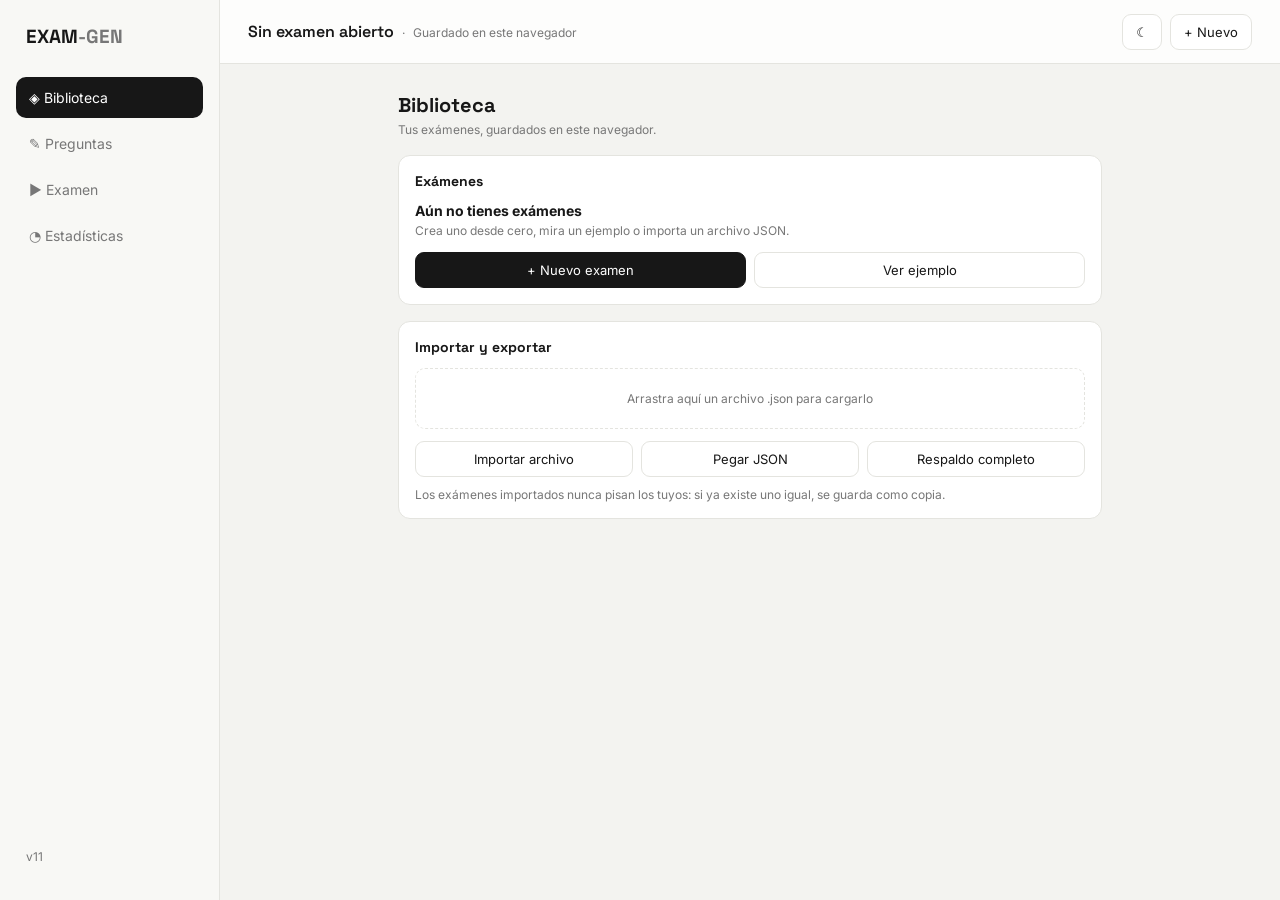
<file: index.html>
<!DOCTYPE html>
<html lang="es">
<head>
<meta charset="utf-8">
<meta name="viewport" content="width=device-width, initial-scale=1, viewport-fit=cover">
<title>Exam-Gen</title>
<link rel="preconnect" href="https://fonts.googleapis.com">
<link rel="preconnect" href="https://fonts.gstatic.com" crossorigin>
<link rel="stylesheet" href="https://fonts.googleapis.com/css2?family=Inter:wght@400;500;600;700&family=Space+Grotesk:wght@500;600;700&display=swap">
<link rel="stylesheet" href="style.css">
</head>
</head>
<body>
<div class="app">
<aside class="sidebar"><div class="logo">EXAM<span>-GEN</span></div>
<nav class="nav">
<button data-nav="library" class="active">◈ Biblioteca</button><button data-nav="questions">✎ Preguntas</button><button data-nav="exam">▶ Examen</button><button data-nav="stats">◔ Estadísticas</button>
</nav><div class="sidebar-bottom">v11</div></aside>
<main class="main">
<header class="topbar">
<div class="status" aria-live="polite"><strong id="stName"></strong><span id="stState"></span><span id="stBackup"></span><span id="tbClock"></span></div>
<div class="top-actions"><button class="btn" id="modeBtn" aria-label="Cambiar modo claro/oscuro">☾</button><button class="btn" id="newBtn">+ Nuevo</button></div>
</header>
<section class="content">

<div class="panel active" data-panel="library">
<h2>Biblioteca</h2><p class="desc">Tus exámenes, guardados en este navegador.</p>
<div class="card"><h3>Exámenes</h3>
<div id="emptyLib" hidden><p style="margin:0 0 4px;font-weight:700">Aún no tienes exámenes</p><p class="muted" style="margin:0 0 14px">Crea uno desde cero, mira un ejemplo o importa un archivo JSON.</p>
<div class="row"><button class="btn primary" data-act="new">+ Nuevo examen</button><button class="btn" id="exBtn">Ver ejemplo</button></div></div>
<div id="examList"></div></div>
<div class="card"><h3>Importar y exportar</h3>
<div class="drop" id="drop">Arrastra aquí un archivo .json para cargarlo</div>
<div class="row"><button class="btn" id="impBtn">Importar archivo</button><button class="btn" id="pasteBtn">Pegar JSON</button><button class="btn" id="expAll">Respaldo completo</button></div>
<input type="file" id="impFile" accept=".json,application/json" hidden>
<div id="pasteBox" hidden><textarea id="pasteText" rows="6" spellcheck="false" placeholder="Pega aquí el contenido del JSON" style="margin:10px 0;font-family:ui-monospace,Menlo,monospace;font-size:12px"></textarea>
<div class="row"><button class="btn primary" id="pasteLoad">Cargar</button><button class="btn" id="pasteCancel">Cancelar</button></div></div>
<div id="backup"></div>
<p class="muted">Los exámenes importados nunca pisan los tuyos: si ya existe uno igual, se guarda como copia.</p></div>
</div>

<div class="panel" data-panel="questions">
<h2>Preguntas</h2><p class="desc">Edita el examen abierto: datos, categorías y banco de preguntas.</p>
<div id="qEmpty" class="card"><p style="margin:0 0 12px">No hay un examen abierto. Ábrelo o créalo desde la Biblioteca.</p><button class="btn primary" data-nav="library">Ir a la Biblioteca</button></div>
<div id="qMain" hidden><div class="exgrid"><div class="exside ns">
<div class="card"><h3>Examen</h3>
<div class="fg"><label for="eName">Nombre</label><input id="eName" maxlength="60"></div>
<div class="fg"><label for="eDesc">Descripción</label><input id="eDesc" maxlength="300" placeholder="Opcional"></div>
<div class="grid2"><div class="fg" style="margin:0"><label for="eMin">Tiempo del examen completo (min)</label><input type="number" id="eMin" min="1" max="600"></div>
<div class="fg" style="margin:0"><label for="ePer">Preguntas por examen completo</label><input type="number" id="ePer" min="1" max="500"></div></div>
<div class="hint" id="eHint" hidden></div>
<div style="margin-top:12px"><div class="option"><span>Permitir volver a preguntas anteriores</span><button class="switch" id="swBack" role="switch"><span class="dot"></span></button></div>
<div class="option"><span>Orden aleatorio de las preguntas</span><button class="switch" id="swShuf" role="switch"><span class="dot"></span></button></div>
<div class="option" style="padding-bottom:0"><span>Modo tutor por defecto (respuesta al contestar)</span><button class="switch" id="swFb" role="switch"><span class="dot"></span></button></div>
<p class="muted">Si el orden no es aleatorio se usa el del banco: reordénalo con ▲▼ dentro de cada pregunta.</p></div></div>
<div class="card"><h3>Categorías</h3><div class="chips" id="catChips"></div>
<div class="row"><input id="catNew" maxlength="30" placeholder="Nueva categoría (ej. EC2, RDS, Seguridad)" style="flex:1 1 200px;width:auto"><button class="btn" id="catAdd" style="flex:0 0 auto">Agregar</button></div></div>
<div class="card"><h3>Añadir preguntas (JSON)</h3><textarea id="jsText" rows="5" spellcheck="false" placeholder='[{"text":"…","options":[{"t":"A","ok":true,"why":"…"},{"t":"B"}],"cat":"EC2","diff":2,"weight":3,"expl":"…"}]' style="font-family:ui-monospace,Menlo,monospace;font-size:12px"></textarea><div class="row" style="margin-top:10px"><button class="btn primary" id="jsGo">Validar e importar</button><button class="btn" id="jsFile">Cargar archivo</button></div><input type="file" id="jsFileIn" accept=".json,application/json" hidden><div id="jsRes" style="margin-top:10px"></div></div></div><div class="exmain"><div class="card"><h3>Banco de preguntas</h3>
<div class="row"><select id="qFilter" aria-label="Filtrar por categoría" style="flex:1 1 180px;width:auto"></select><select id="qDiff" aria-label="Filtrar por dificultad" style="flex:1 1 140px;width:auto"><option value="0">Todas las dificultades</option><option value="1">Fácil</option><option value="2">Media</option><option value="3">Difícil</option></select><button class="btn primary" id="addQ" style="flex:0 0 auto">+ Agregar pregunta</button></div>
<input id="qSearch" placeholder="Buscar en el enunciado…" style="margin-top:10px">
<div class="row" style="margin-top:10px"><button class="btn sm" id="selBtn" style="flex:none">☑ Seleccionar</button><select id="pdfMode" aria-label="Contenido del PDF" style="flex:1 1 170px;width:auto"><option value="q">PDF: solo preguntas</option><option value="k">PDF: con clave al final</option><option value="a">PDF: con respuestas y explicaciones</option></select><button class="btn sm" id="pdfGo" style="flex:none">🖨 Exportar PDF</button></div>
<div id="bulk" class="hint" hidden style="flex-wrap:wrap;justify-content:flex-start"><b id="bN">0 seleccionadas</b><button class="btn sm" id="bAll" style="flex:none">Todas</button><button class="btn sm" id="bNone" style="flex:none">Ninguna</button>
<select id="bCat" style="width:auto;flex:1 1 140px"></select><select id="bDiffS" style="width:auto;flex:1 1 110px"><option value="">Dificultad…</option><option value="1">Fácil</option><option value="2">Media</option><option value="3">Difícil</option></select><select id="bW" style="width:auto;flex:1 1 90px"><option value="">Peso…</option><option>1</option><option>2</option><option>3</option><option>4</option><option>5</option></select><button class="btn sm danger" id="bDel" style="flex:none">Borrar</button></div><div id="qList"></div></div></div></div></div></div>

<div class="panel" data-panel="exam"><h2>Examen</h2><p class="desc">Modo examen completo y modo diario.</p>
<div id="exBox"></div></div>
<div class="panel" data-panel="stats"><h2>Estadísticas</h2><p class="desc">Cómo te va con cada examen.</p>
<div id="stBox"></div></div>

</section></main></div>
<nav class="mobile-nav"><button data-nav="library" class="active">Biblioteca</button><button data-nav="questions">Preguntas</button><button data-nav="exam">Examen</button><button data-nav="stats">Estadísticas</button></nav>
<div id="dlg" hidden><div class="dbox"><p id="dMsg"></p><input id="dIn" maxlength="60" hidden><div class="row"><button class="btn" id="dNo">Cancelar</button><button class="btn primary" id="dYes">Aceptar</button></div></div></div>
<div id="toast" role="status" aria-live="polite"></div>
<div id="printArea"></div>

<script src="js/core.js"></script>
<script src="js/library.js"></script>
<script src="js/bank.js"></script>
<script src="js/exam.js"></script>
<script src="js/pdf.js"></script>
<script src="js/stats.js"></script>
<script src="js/app.js"></script>
</body>
</html>
</file>
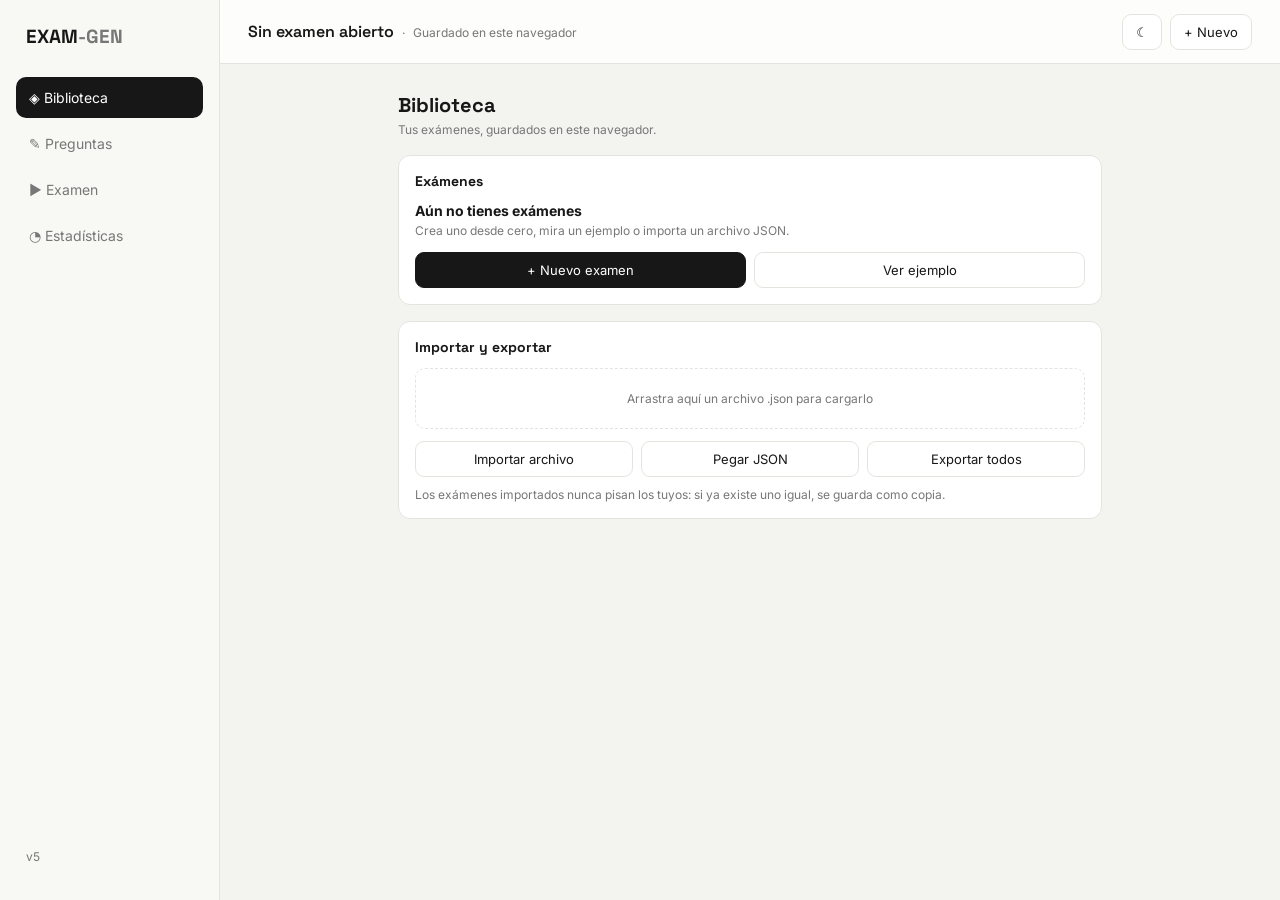
<file: index_4.html>
<!DOCTYPE html>
<html lang="es">
<head>
<meta charset="utf-8">
<meta name="viewport" content="width=device-width, initial-scale=1, viewport-fit=cover">
<title>Exam-Gen</title>
<link rel="preconnect" href="https://fonts.googleapis.com">
<link rel="preconnect" href="https://fonts.gstatic.com" crossorigin>
<link rel="stylesheet" href="https://fonts.googleapis.com/css2?family=Inter:wght@400;500;600;700&family=Space+Grotesk:wght@500;600;700&display=swap">
<style>
:root{--bg:#f3f3f0;--panel:#fff;--soft:#f8f8f5;--hover:#eeeeea;--text:#171717;--muted:#777;--border:#e4e4df;--primary:#171717;--on:#fff;--danger:#b33;--warn:#c47a00}
@media (prefers-color-scheme:dark){:root:not([data-theme="light"]){--bg:#141316;--panel:#1e1c21;--soft:#19171b;--hover:#2a272f;--text:#f1eef5;--muted:#9a95a3;--border:#34303a;--primary:#f1eef5;--on:#171717;--danger:#ff7b7b;--warn:#ffb84d}}
:root[data-theme="dark"]{--bg:#141316;--panel:#1e1c21;--soft:#19171b;--hover:#2a272f;--text:#f1eef5;--muted:#9a95a3;--border:#34303a;--primary:#f1eef5;--on:#171717;--danger:#ff7b7b;--warn:#ffb84d}
*{box-sizing:border-box}
body{margin:0;background:var(--bg);color:var(--text);font:14px Inter,system-ui,sans-serif}
button{font:inherit;color:inherit}[hidden]{display:none!important}
.app{min-height:100dvh;display:grid;grid-template-columns:220px 1fr}
.sidebar{background:var(--soft);border-right:1px solid var(--border);padding:24px 16px;position:sticky;top:0;height:100dvh;display:flex;flex-direction:column}
.logo{font:700 19px "Space Grotesk",sans-serif;padding:0 10px;margin-bottom:28px}.logo span{color:var(--muted)}
.nav{display:flex;flex-direction:column;gap:5px}
.nav button{border:0;background:0;padding:12px 13px;border-radius:10px;text-align:left;color:var(--muted);cursor:pointer}
.nav button:hover{background:var(--hover);color:var(--text)}.nav button.active{background:var(--primary);color:var(--on)}
.main{min-width:0}
.topbar{min-height:64px;padding:env(safe-area-inset-top,0) 28px 0;border-bottom:1px solid var(--border);background:color-mix(in srgb,var(--panel) 80%,transparent);backdrop-filter:blur(10px);display:flex;align-items:center;justify-content:space-between;gap:10px;position:sticky;top:0;z-index:10}
.status{display:flex;align-items:baseline;gap:8px;flex-wrap:wrap;min-width:0;flex:1}
.status strong{font:600 16px "Space Grotesk",sans-serif;max-width:260px;overflow:hidden;text-overflow:ellipsis;white-space:nowrap}
.status span{color:var(--muted);font-size:12px}.status span::before{content:"·";margin-right:8px}.status span:empty{display:none}
.top-actions{display:flex;gap:8px}
.btn{border:1px solid var(--border);background:var(--panel);border-radius:9px;padding:9px 13px;cursor:pointer;font-size:13px}
.btn:hover{background:var(--hover)}.btn.primary{background:var(--primary);color:var(--on);border-color:var(--primary)}.btn.danger{color:var(--danger)}.btn.sm{padding:7px 10px;font-size:12px}.btn.full{width:100%}
.content{max-width:760px;margin:0 auto;padding:28px}
.panel{display:none}.panel.active{display:block}
h2{font:700 20px "Space Grotesk",sans-serif;margin:0 0 4px}.desc{color:var(--muted);font-size:12px;margin:0 0 18px}
.card{border:1px solid var(--border);border-radius:12px;background:var(--panel);padding:16px;margin-top:16px}
.card>h3{font:700 14px "Space Grotesk",sans-serif;margin:0 0 12px}
label{display:block;font-size:12px;font-weight:600;margin-bottom:6px}small{color:var(--muted);font-weight:400}
input,select,textarea{width:100%;border:1px solid var(--border);background:var(--soft);color:var(--text);border-radius:9px;padding:10px 11px;font:inherit;font-size:13px;outline:none}
input:focus,select:focus,textarea:focus{border-color:var(--muted)}textarea{resize:vertical}
input[type=checkbox],input[type=radio]{width:auto;accent-color:var(--primary)}
.fg{margin-bottom:14px}.grid2,.grid3{display:grid;gap:12px}.grid2{grid-template-columns:1fr 1fr}.grid3{grid-template-columns:repeat(auto-fit,minmax(130px,1fr))}
.row{display:flex;gap:8px;flex-wrap:wrap}.row .btn{flex:1}
.muted{color:var(--muted);font-size:12px;margin:10px 0 0}
.hint{background:var(--hover);border-radius:9px;padding:10px 12px;font-size:12px;margin:12px 0;display:flex;gap:10px;align-items:center;justify-content:space-between}
.item{background:var(--soft);border-radius:10px;padding:12px;margin-top:8px}.item.cur{box-shadow:0 0 0 1.5px var(--primary)}
.item strong{display:block;font-size:13px}.item .meta{display:block;color:var(--muted);font-size:11px;margin-top:3px}.item .row{margin-top:10px}
.drop{border:1.5px dashed var(--border);border-radius:10px;padding:22px 12px;text-align:center;color:var(--muted);font-size:12px;margin-bottom:12px}.drop.over{border-color:var(--primary);background:var(--hover);color:var(--text)}
.chips{display:flex;flex-wrap:wrap;gap:6px;margin-bottom:10px}
.chip{display:inline-flex;align-items:center;gap:2px;background:var(--hover);border-radius:20px;padding:3px 4px 3px 11px;font-size:12px}
.chip button{border:0;background:0;cursor:pointer;color:var(--muted);padding:2px 5px}
.q{border:1px solid var(--border);border-radius:10px;margin-top:8px;background:var(--soft)}
.q>summary{cursor:pointer;list-style:none;padding:11px 12px;display:flex;gap:8px;align-items:center;justify-content:space-between}
.q>summary::-webkit-details-marker{display:none}
.qt{flex:1;min-width:0;overflow:hidden;text-overflow:ellipsis;white-space:nowrap}
.badges{display:flex;gap:5px;flex-shrink:0}.badge{background:var(--hover);border-radius:6px;padding:2px 7px;font-size:11px;color:var(--muted);white-space:nowrap}.badge.w{color:var(--warn);font-weight:600}
.qbody{padding:2px 12px 14px;border-top:1px solid var(--border)}
.orow{display:grid;grid-template-columns:22px 1fr 30px;gap:6px;align-items:center;margin-bottom:8px}.orow .why{grid-column:2/-1;font-size:12px}
.icon{width:30px;height:30px;border:0;background:var(--hover);border-radius:7px;cursor:pointer}.icon:disabled{opacity:.35;cursor:not-allowed}
.add{width:100%;border:1px dashed var(--border);background:0;padding:10px;border-radius:9px;cursor:pointer;color:var(--muted);margin:4px 0 14px}.add:hover{background:var(--hover)}
.option{display:flex;align-items:center;justify-content:space-between;padding:6px 0 14px}
.switch{width:38px;height:21px;background:var(--border);border:0;border-radius:20px;padding:2px;cursor:pointer}.switch.active{background:var(--primary)}
.dot{display:block;width:17px;height:17px;background:var(--panel);border-radius:50%;transition:transform .2s}.switch.active .dot{transform:translateX(17px)}
#toast{position:fixed;left:50%;bottom:24px;transform:translate(-50%,20px);background:var(--primary);color:var(--on);padding:10px 16px;border-radius:10px;font-size:13px;opacity:0;pointer-events:none;transition:.25s;z-index:30}#toast.show{opacity:1;transform:translate(-50%,0)}
.btn:disabled{opacity:.4;cursor:not-allowed}
.rh{display:flex;justify-content:space-between;align-items:center}.clock{font:700 22px "Space Grotesk",sans-serif;font-variant-numeric:tabular-nums}.clock.low{color:var(--danger)}
.qtext{font-size:15px;font-weight:600;margin:0 0 14px;white-space:pre-wrap}
.opt{display:flex;gap:10px;align-items:flex-start;padding:11px 12px;border:1px solid var(--border);border-radius:10px;margin-bottom:8px;cursor:pointer;background:var(--soft);font-size:13px;font-weight:400}.opt:has(input:checked){border-color:var(--primary);box-shadow:0 0 0 1px var(--primary)}
.qnav{display:flex;flex-wrap:wrap;gap:6px}.nb{width:34px;height:34px;border:1px solid var(--border);background:var(--soft);border-radius:8px;cursor:pointer;font-size:12px}.nb.on{background:var(--hover);font-weight:700}.nb.cur{border-color:var(--primary);box-shadow:0 0 0 1px var(--primary)}
.big{font:700 40px "Space Grotesk",sans-serif;margin:0}
.bar{height:8px;background:var(--hover);border-radius:4px;overflow:hidden;margin-top:5px}.bar i{display:block;height:100%;background:var(--primary)}
.ro{display:flex;gap:8px;padding:6px 8px;border-radius:8px;margin-top:5px;font-size:13px}.ro.good{background:color-mix(in srgb,#2a8a4a 18%,transparent)}.ro.bad{background:color-mix(in srgb,var(--danger) 18%,transparent)}.ro small{display:block}
.sidebar-bottom{margin-top:auto;padding:12px 10px;font-size:12px;color:var(--muted)}
.content.wide{max-width:1180px}
#dlg{position:fixed;inset:0;background:rgba(0,0,0,.45);display:flex;align-items:center;justify-content:center;z-index:40;padding:16px}.dbox{background:var(--panel);border-radius:14px;padding:20px;max-width:380px;width:100%}.dbox p{margin:0 0 14px;white-space:pre-wrap}.dbox input{margin-bottom:14px}
.exgrid{display:grid;grid-template-columns:minmax(0,1fr) 300px;gap:16px;align-items:start}.exgrid .card{margin-top:0}
.exmain{grid-column:1;grid-row:1}.exside{grid-column:2;grid-row:1;display:grid;gap:16px;position:sticky;top:80px}
.exmain{display:grid;gap:16px;min-width:0;align-content:start}.exmain.st .card{min-height:0}.exside.ns{position:static}.exside .grid2{grid-template-columns:1fr}
.mgrid{display:grid;grid-template-columns:1fr 1fr;gap:12px;margin-top:12px}.mv{font:700 22px "Space Grotesk",sans-serif}
.exmain .qtext{font-size:17px}.exmain .card{min-height:260px}
.nb.fl{border-bottom:3px solid var(--warn)}.flag.on{border-color:var(--warn);color:var(--warn);font-weight:600}
.mk{font-weight:700}.q.bad{border-color:var(--danger);background:color-mix(in srgb,var(--danger) 10%,var(--soft))}.q.bad .mk{color:var(--danger)}.q.good{border-color:color-mix(in srgb,#2a8a4a 55%,var(--border))}.q.good .mk{color:#2a8a4a}
.chip{padding-left:6px}.cc{width:22px;height:22px;padding:0;border:0;border-radius:50%;background:none;cursor:pointer;overflow:hidden;flex:none}
.cc::-webkit-color-swatch-wrapper{padding:0}.cc::-webkit-color-swatch{border:0;border-radius:50%}.cc::-moz-color-swatch{border:0;border-radius:50%}
.dot2{display:inline-block;width:8px;height:8px;border-radius:50%;margin-right:5px}
@media (max-width:900px){.exgrid{grid-template-columns:1fr}.exmain,.exside{grid-column:auto;grid-row:auto}.exside{position:static}}
.mobile-nav{display:none}
@media (max-width:900px){
.app{grid-template-columns:1fr}.sidebar{display:none}.content{padding:16px 14px calc(84px + env(safe-area-inset-bottom,0))}.topbar{padding-left:14px;padding-right:14px}.badges .badge:not(.w){display:none}.grid2{grid-template-columns:1fr}
.mobile-nav{display:flex;position:fixed;bottom:0;left:0;right:0;height:calc(62px + env(safe-area-inset-bottom,0));padding-bottom:env(safe-area-inset-bottom,0);background:var(--panel);border-top:1px solid var(--border);z-index:20}
.mobile-nav button{flex:1;border:0;background:0;color:var(--muted);font-size:11px;cursor:pointer}.mobile-nav button.active{color:var(--text);font-weight:700}
#toast{bottom:calc(76px + env(safe-area-inset-bottom,0))}}
</style>
</head>
<body>
<div class="app">
<aside class="sidebar"><div class="logo">EXAM<span>-GEN</span></div>
<nav class="nav">
<button data-nav="library" class="active">◈ Biblioteca</button><button data-nav="questions">✎ Preguntas</button><button data-nav="exam">▶ Examen</button><button data-nav="stats">◔ Estadísticas</button>
</nav><div class="sidebar-bottom">v5</div></aside>
<main class="main">
<header class="topbar">
<div class="status" aria-live="polite"><strong id="stName"></strong><span id="stState"></span><span id="stBackup"></span></div>
<div class="top-actions"><button class="btn" id="modeBtn" aria-label="Cambiar modo claro/oscuro">☾</button><button class="btn" id="newBtn">+ Nuevo</button></div>
</header>
<section class="content">

<div class="panel active" data-panel="library">
<h2>Biblioteca</h2><p class="desc">Tus exámenes, guardados en este navegador.</p>
<div class="card"><h3>Exámenes</h3>
<div id="emptyLib" hidden><p style="margin:0 0 4px;font-weight:700">Aún no tienes exámenes</p><p class="muted" style="margin:0 0 14px">Crea uno desde cero, mira un ejemplo o importa un archivo JSON.</p>
<div class="row"><button class="btn primary" data-act="new">+ Nuevo examen</button><button class="btn" id="exBtn">Ver ejemplo</button></div></div>
<div id="examList"></div></div>
<div class="card"><h3>Importar y exportar</h3>
<div class="drop" id="drop">Arrastra aquí un archivo .json para cargarlo</div>
<div class="row"><button class="btn" id="impBtn">Importar archivo</button><button class="btn" id="pasteBtn">Pegar JSON</button><button class="btn" id="expAll">Exportar todos</button></div>
<input type="file" id="impFile" accept=".json,application/json" hidden>
<div id="pasteBox" hidden><textarea id="pasteText" rows="6" spellcheck="false" placeholder="Pega aquí el contenido del JSON" style="margin:10px 0;font-family:ui-monospace,Menlo,monospace;font-size:12px"></textarea>
<div class="row"><button class="btn primary" id="pasteLoad">Cargar</button><button class="btn" id="pasteCancel">Cancelar</button></div></div>
<div id="backup"></div>
<p class="muted">Los exámenes importados nunca pisan los tuyos: si ya existe uno igual, se guarda como copia.</p></div>
</div>

<div class="panel" data-panel="questions">
<h2>Preguntas</h2><p class="desc">Edita el examen abierto: datos, categorías y banco de preguntas.</p>
<div id="qEmpty" class="card"><p style="margin:0 0 12px">No hay un examen abierto. Ábrelo o créalo desde la Biblioteca.</p><button class="btn primary" data-nav="library">Ir a la Biblioteca</button></div>
<div id="qMain" hidden><div class="exgrid"><div class="exside ns">
<div class="card"><h3>Examen</h3>
<div class="fg"><label for="eName">Nombre</label><input id="eName" maxlength="60"></div>
<div class="fg"><label for="eDesc">Descripción</label><input id="eDesc" maxlength="300" placeholder="Opcional"></div>
<div class="grid2"><div class="fg" style="margin:0"><label for="eMin">Tiempo del examen completo (min)</label><input type="number" id="eMin" min="1" max="600"></div>
<div class="fg" style="margin:0"><label for="ePer">Preguntas por examen completo</label><input type="number" id="ePer" min="1" max="500"></div></div>
<div class="hint" id="eHint" hidden></div>
<div style="margin-top:12px"><div class="option"><span>Permitir volver a preguntas anteriores</span><button class="switch" id="swBack" role="switch"><span class="dot"></span></button></div>
<div class="option"><span>Orden aleatorio de las preguntas</span><button class="switch" id="swShuf" role="switch"><span class="dot"></span></button></div>
<div class="option" style="padding-bottom:0"><span>Mostrar la respuesta correcta al contestar</span><button class="switch" id="swFb" role="switch"><span class="dot"></span></button></div>
<p class="muted">Si el orden no es aleatorio se usa el del banco: reordénalo con ▲▼ dentro de cada pregunta.</p></div></div>
<div class="card"><h3>Categorías</h3><div class="chips" id="catChips"></div>
<div class="row"><input id="catNew" maxlength="30" placeholder="Nueva categoría (ej. EC2, RDS, Seguridad)" style="flex:1 1 200px;width:auto"><button class="btn" id="catAdd" style="flex:0 0 auto">Agregar</button></div></div>
</div><div class="exmain"><div class="card"><h3>Banco de preguntas</h3>
<div class="row"><select id="qFilter" aria-label="Filtrar por categoría" style="flex:1 1 180px;width:auto"></select><button class="btn primary" id="addQ" style="flex:0 0 auto">+ Agregar pregunta</button></div>
<input id="qSearch" placeholder="Buscar en el enunciado…" style="margin-top:10px"><div id="qList"></div></div></div></div></div></div>

<div class="panel" data-panel="exam"><h2>Examen</h2><p class="desc">Modo examen completo y modo diario.</p>
<div id="exBox"></div></div>
<div class="panel" data-panel="stats"><h2>Estadísticas</h2><p class="desc">Cómo te va con cada examen.</p>
<div id="stBox"></div></div>

</section></main></div>
<nav class="mobile-nav"><button data-nav="library" class="active">Biblioteca</button><button data-nav="questions">Preguntas</button><button data-nav="exam">Examen</button><button data-nav="stats">Estadísticas</button></nav>
<div id="dlg" hidden><div class="dbox"><p id="dMsg"></p><input id="dIn" maxlength="60" hidden><div class="row"><button class="btn" id="dNo">Cancelar</button><button class="btn primary" id="dYes">Aceptar</button></div></div></div>
<div id="toast" role="status" aria-live="polite"></div>
<script>
"use strict";
const VERSION = 1, $ = id => document.getElementById(id);
const clamp = (v, a, b) => Math.max(a, Math.min(b, v)), clone = o => JSON.parse(JSON.stringify(o));
const rid = p => p + Date.now().toString(36) + Math.random().toString(36).slice(2, 6);
const esc = s => String(s).replace(/[&<>"]/g, c => ({ "&": "&amp;", "<": "&lt;", ">": "&gt;", '"': "&quot;" }[c]));
const mem = {}, LS = {
  read(k) { try { const v = localStorage.getItem(k); return v ? JSON.parse(v) : null; } catch (e) { return mem[k] ?? null; } },
  write(k, v) { mem[k] = v; try { localStorage.setItem(k, JSON.stringify(v)); return true; } catch (e) { return false; } }
};
const DIFF = ["", "Fácil", "Media", "Difícil"];
const PALETTE = ["#e0457b", "#2f7de1", "#e8a21a", "#2a9d6f", "#8e5ad7", "#e8663d", "#17a2b8", "#7a8a2b", "#c2417d", "#5c6bc0"];
const colorOf = (e, c) => e.colors[c] || PALETTE[Math.max(0, e.categories.indexOf(c)) % PALETTE.length], qColor = (e, q) => (q.cat ? colorOf(e, q.cat) : "transparent");

/* ---------- modelo ---------- */
const newOpt = () => ({ t: "", ok: false, why: "" });
const newQ = () => ({ id: rid("q"), text: "", options: [{ ...newOpt(), ok: true }, newOpt(), newOpt(), newOpt()], multiple: false, cat: "", diff: 2, weight: 3, expl: "" });
const newExam = () => ({ id: rid("e"), updated: Date.now(), name: "Nuevo examen", desc: "", minutes: 60, perExam: 20, categories: [], colors: {}, opts: { back: true, shuffle: true, feedback: false }, questions: [] });
const oneOk = opts => { let f = false; opts.forEach(o => { if (o.ok && f) o.ok = false; f = f || o.ok; }); };

function cleanQ(r) {
  r = r && typeof r === "object" ? r : {};
  const opts = (Array.isArray(r.options) ? r.options : []).slice(0, 8).map(o => typeof o === "string" ? { t: o.slice(0, 300), ok: false, why: "" } : { t: String(o && o.t != null ? o.t : "").slice(0, 300), ok: !!(o && o.ok), why: String(o && o.why != null ? o.why : "").slice(0, 500) });
  while (opts.length < 2) opts.push(newOpt());
  const multiple = !!r.multiple; if (!multiple) oneOk(opts);
  return { id: typeof r.id === "string" && r.id ? r.id.slice(0, 40) : rid("q"), text: String(r.text ?? "").slice(0, 1000), options: opts, multiple,
    cat: String(r.cat ?? "").trim().slice(0, 30), diff: clamp(Math.round(+r.diff) || 2, 1, 3), weight: clamp(Math.round(+r.weight) || 3, 1, 5), expl: String(r.expl ?? "").slice(0, 1500) };
}
// Construye un examen válido a partir de cualquier dato (JSON importado, versiones futuras, etc.).
function migrate(r) {
  r = r && typeof r === "object" ? r : {};
  const qs = (Array.isArray(r.questions) ? r.questions : []).slice(0, 1000).map(cleanQ), seen = new Set();
  qs.forEach(q => { if (seen.has(q.id)) q.id = rid("q"); seen.add(q.id); });
  const cats = [...new Set([...(Array.isArray(r.categories) ? r.categories : []).map(c => String(c).trim().slice(0, 30)), ...qs.map(q => q.cat)].filter(Boolean))].slice(0, 40);
  qs.forEach(q => { if (!cats.includes(q.cat)) q.cat = ""; });
  const colors = {}; cats.forEach((c, i) => { const v = r.colors && r.colors[c]; colors[c] = typeof v === "string" && /^#[0-9a-f]{6}$/i.test(v) ? v : PALETTE[i % PALETTE.length]; });
  return { id: typeof r.id === "string" && r.id ? r.id.slice(0, 40) : rid("e"), updated: Number(r.updated) || 0, name: String(r.name ?? "Examen").slice(0, 60), desc: String(r.desc ?? "").slice(0, 300),
    minutes: clamp(Math.round(+r.minutes) || 60, 1, 600), perExam: clamp(Math.round(+r.perExam) || 20, 1, 500), categories: cats, colors, opts: { back: !(r.opts && r.opts.back === false), shuffle: !(r.opts && r.opts.shuffle === false), feedback: !!(r.opts && r.opts.feedback) }, questions: qs };
}
const incomplete = q => { const o = q.options.filter(x => x.t.trim()); return !q.text.trim() || o.length < 2 || !o.some(x => x.ok); };

/* ---------- estado y guardado automático ---------- */
let exams = (Array.isArray(LS.read("exam-bank")) ? LS.read("exam-bank") : []).map(migrate);
let curId = LS.read("exam-current"); if (!exams.some(e => e.id === curId)) curId = null;
const cur = () => exams.find(e => e.id === curId) || null;
let saveOk = true, timer = null, toastT;
function flush() { clearTimeout(timer); timer = null; saveOk = LS.write("exam-bank", exams) && LS.write("exam-current", curId); status(); }
function touch() { const e = cur(); if (e) e.updated = Date.now(); clearTimeout(timer); timer = setTimeout(flush, 400); }
window.addEventListener("beforeunload", () => { if (timer) flush(); });
document.addEventListener("visibilitychange", () => { if (document.hidden && timer) flush(); });
function backupText() {
  const l = Number(LS.read("exam-lastexport")) || 0;
  if (!l) return exams.length ? "Sin respaldo" : "";
  const d = Math.floor((Date.now() - l) / 864e5);
  return "Último respaldo " + (d < 1 ? "hoy" : d === 1 ? "hace 1 día" : `hace ${d} días`);
}
function status() {
  const e = cur();
  $("stName").textContent = e ? e.name || "Sin nombre" : "Sin examen abierto";
  $("stState").textContent = saveOk ? "Guardado en este navegador" : "No se pudo guardar: almacenamiento lleno";
  $("stState").style.color = saveOk ? "" : "var(--warn)";
  $("stBackup").textContent = backupText();
}
function say(m) { const t = $("toast"); t.textContent = m; t.classList.add("show"); clearTimeout(toastT); toastT = setTimeout(() => t.classList.remove("show"), 2800); }
const slug = s => (s || "examen").toLowerCase().replace(/[^a-z0-9áéíóúñ]+/gi, "-").replace(/^-|-$/g, "") || "examen";
function saveFile(name, blob) { const a = document.createElement("a"); a.href = URL.createObjectURL(blob); a.download = name; document.body.appendChild(a); a.click(); a.remove(); setTimeout(() => URL.revokeObjectURL(a.href), 1000); }

// Diálogo propio: confirm() y prompt() quedan bloqueados dentro de iframes sandbox (p. ej. la vista previa de Claude).
function ask(msg, def) {
  return new Promise(res => {
    const d = $("dlg"), i = $("dIn"), txt = def !== undefined;
    $("dMsg").textContent = msg; i.hidden = !txt; i.value = def || ""; d.hidden = false; (txt ? i : $("dYes")).focus();
    const end = v => { d.hidden = true; $("dYes").onclick = $("dNo").onclick = d.onkeydown = null; res(v); };
    $("dYes").onclick = () => end(txt ? i.value : true); $("dNo").onclick = () => end(txt ? null : false);
    d.onkeydown = ev => { if (ev.key === "Escape") $("dNo").click(); else if (ev.key === "Enter" && ev.target === i) $("dYes").click(); };
  });
}
/* ---------- modo claro / oscuro de la app ---------- */
const sysDark = () => !!(window.matchMedia && matchMedia("(prefers-color-scheme: dark)").matches);
const curMode = () => document.documentElement.dataset.theme || (sysDark() ? "dark" : "light");
function applyMode(m) { if (m === "light" || m === "dark") document.documentElement.dataset.theme = m; $("modeBtn").textContent = curMode() === "dark" ? "☀" : "☾"; }
{ const sv = LS.read("exam-ui"); applyMode(sv && sv.mode); }
$("modeBtn").onclick = () => { const m = curMode() === "dark" ? "light" : "dark"; applyMode(m); LS.write("exam-ui", { mode: m }); };

/* ---------- navegación ---------- */
function openPanel(name) {
  document.querySelectorAll("[data-panel]").forEach(p => p.classList.toggle("active", p.dataset.panel === name));
  document.querySelectorAll("[data-nav]").forEach(b => { if (b.closest(".nav,.mobile-nav")) b.classList.toggle("active", b.dataset.nav === name); });
  if (name === "questions") renderQ();
  wide(name === "questions" || name === "stats");
  if (name === "stats") renderStats();
  if (name === "exam") renderExam();
  window.scrollTo(0, 0);
}
document.querySelectorAll("[data-nav]").forEach(b => { b.onclick = () => openPanel(b.dataset.nav); });

/* ---------- biblioteca ---------- */
const fmt = t => (t ? new Date(t).toLocaleDateString("es", { day: "numeric", month: "short", year: "numeric" }) : "—");
function renderLib() {
  const box = $("examList"); box.innerHTML = "";
  exams.forEach(e => {
    const d = document.createElement("div"); d.className = "item" + (e.id === curId ? " cur" : "");
    d.innerHTML = `<strong>${esc(e.name)}</strong><span class="meta">${e.questions.length} preguntas · ${e.minutes} min · ${e.perExam} por examen · ${e.categories.length} categorías</span><span class="meta">Última edición: ${fmt(e.updated)}</span><div class="row"><button class="btn sm">Abrir</button><button class="btn sm">Duplicar</button><button class="btn sm">Exportar</button><button class="btn sm danger">Borrar</button></div>`;
    const [op, dup, ex, del] = d.querySelectorAll("button");
    op.onclick = () => { curId = e.id; flush(); renderLib(); openPanel("questions"); };
    dup.onclick = () => { const c = migrate(clone(e)); c.id = rid("e"); c.name = e.name.slice(0, 50) + " (copia)"; c.updated = Date.now(); exams.unshift(c); flush(); renderLib(); say("Examen duplicado."); };
    ex.onclick = () => exportList([e], slug(e.name) + ".json");
    del.onclick = async () => { if (!await ask(`¿Borrar «${e.name}» con sus ${e.questions.length} preguntas?`)) return; exams = exams.filter(x => x.id !== e.id); if (curId === e.id) curId = null; flush(); renderLib(); say("Examen borrado."); };
    box.appendChild(d);
  });
  $("emptyLib").hidden = exams.length > 0;
  const last = Number(LS.read("exam-lastexport")) || 0, pend = last ? exams.filter(e => (e.updated || 0) > last).length : exams.length;
  const nudge = pend > 0 && (!last || Date.now() - last > 14 * 864e5), b = $("backup");
  b.className = !exams.length ? "" : nudge ? "hint" : "muted";
  b.innerHTML = exams.length ? `<span>Último respaldo: ${last ? fmt(last) : "nunca"}${pend ? ` · ${pend} examen${pend > 1 ? "es" : ""} sin respaldar` : ""}</span>` + (nudge ? '<button class="btn sm" id="bkNow">Respaldar</button>' : "") : "";
  if (nudge) $("bkNow").onclick = () => $("expAll").click();
  status();
}
function addExam(e) { exams.unshift(e); curId = e.id; flush(); renderLib(); openPanel("questions"); }
document.querySelectorAll("[data-act=new]").forEach(b => { b.onclick = () => { addExam(newExam()); say("Examen creado."); $("eName").select(); }; });
$("newBtn").onclick = () => document.querySelector("[data-act=new]").click();
$("exBtn").onclick = () => {
  const O = (t, ok, why) => ({ t, ok: !!ok, why: why || "" });
  addExam(migrate({ id: "ejemplo", updated: Date.now(), name: "Ejemplo: fundamentos de nube", desc: "Examen de muestra con dos preguntas. Puedes editarlo o borrarlo.", minutes: 10, perExam: 2, questions: [
    { text: "¿Qué servicio de AWS ofrece almacenamiento de objetos?", options: [O("Amazon S3", 1, "S3 es el servicio de almacenamiento de objetos."), O("Amazon EC2", 0, "EC2 ofrece servidores virtuales."), O("Amazon RDS", 0, "RDS es para bases de datos relacionales.")], cat: "Almacenamiento", diff: 1, weight: 3, expl: "Los archivos se guardan como objetos dentro de buckets de S3." },
    { text: "¿Cuáles son características de Amazon EC2? (elige dos)", multiple: true, options: [O("Capacidad de cómputo redimensionable", 1), O("DNS administrado"), O("Pago por uso de las instancias", 1), O("Almacenamiento de objetos ilimitado")], cat: "EC2", diff: 2, weight: 4, expl: "EC2 es cómputo elástico con precios por uso." }] }));
};

/* ---------- exportar / importar ---------- */
function exportList(list, name) {
  saveFile(name, new Blob([JSON.stringify({ format: "exam-generator", version: VERSION, exported: new Date().toISOString(), examenes: list.map(migrate) }, null, 2)], { type: "application/json" }));
  say(list.length === 1 ? "Examen exportado." : `${list.length} exámenes exportados.`);
}
$("expAll").onclick = () => { if (!exams.length) { say("No hay exámenes para exportar."); return; } exportList(exams, "exam-generator-examenes.json"); LS.write("exam-lastexport", Date.now()); renderLib(); };
async function importText(raw) {
  let data; try { data = JSON.parse(raw); } catch (e) { say("Eso no es un JSON válido."); return false; }
  const list = (Array.isArray(data) ? data : data && Array.isArray(data.examenes) ? data.examenes : data && typeof data === "object" ? [data] : [])
    .slice(0, 50).filter(x => x && typeof x === "object" && Array.isArray(x.questions));
  if (!list.length) { say("El JSON no contiene exámenes."); return false; }
  const items = list.map(migrate), taken = new Set(exams.map(e => e.id)), dups = items.filter(x => taken.has(x.id)).length;
  if (!await ask(`Se importarán ${items.length} examen${items.length > 1 ? "es" : ""}` + (dups ? `; ${dups} ya existía${dups > 1 ? "n" : ""} y se guardará${dups > 1 ? "n" : ""} como copia` : "") + ". ¿Continuar?")) return false;
  items.forEach(it => { if (taken.has(it.id)) { it.name = it.name.slice(0, 50) + " (copia)"; it.id = rid("e"); } taken.add(it.id); it.updated = Date.now(); });
  exams = [...items, ...exams]; flush(); renderLib(); say(`${items.length} examen${items.length > 1 ? "es importados" : " importado"}.`);
  return true;
}
function importFile(f) {
  if (f.size > 5e6) { say("El archivo es demasiado grande (máximo 5 MB)."); return Promise.resolve(); }
  return new Promise(done => { const r = new FileReader(); r.onerror = () => { say("No se pudo leer el archivo."); done(); }; r.onload = async () => { await importText(r.result); done(); }; r.readAsText(f); });
}
$("impBtn").onclick = () => $("impFile").click();
$("impFile").onchange = e => { const f = e.target.files[0]; e.target.value = ""; if (f) importFile(f); };
$("pasteBtn").onclick = () => { $("pasteBox").hidden = !$("pasteBox").hidden; if (!$("pasteBox").hidden) $("pasteText").focus(); };
$("pasteCancel").onclick = () => { $("pasteText").value = ""; $("pasteBox").hidden = true; };
$("pasteLoad").onclick = async () => { const t = $("pasteText").value.trim(); if (!t) { say("Pega primero el contenido del JSON."); return; } if (await importText(t)) { $("pasteText").value = ""; $("pasteBox").hidden = true; } };
const hasFiles = e => e.dataTransfer && [...(e.dataTransfer.types || [])].includes("Files");
window.addEventListener("dragover", e => { if (hasFiles(e)) { e.preventDefault(); $("drop").classList.add("over"); } });
window.addEventListener("dragleave", e => { if (!e.relatedTarget) $("drop").classList.remove("over"); });
window.addEventListener("drop", async e => {
  if (!hasFiles(e)) return; e.preventDefault(); $("drop").classList.remove("over");
  const fs = [...e.dataTransfer.files].filter(f => /\.json$/i.test(f.name) || f.type === "application/json").slice(0, 5);
  if (!fs.length) { say("Solo se pueden cargar archivos .json."); return; }
  openPanel("library"); for (const f of fs) await importFile(f);
});

/* ---------- preguntas: examen y categorías ---------- */
function renderQ() {
  const e = cur(); $("qEmpty").hidden = !!e; $("qMain").hidden = !e; if (!e) return;
  $("eName").value = e.name; $("eDesc").value = e.desc; $("eMin").value = e.minutes; $("ePer").value = e.perExam;
  renderMeta(); renderCats(); renderList(); syncOpts();
}
function renderMeta() {
  const e = cur(), n = e.questions.length, h = $("eHint");
  h.hidden = n >= e.perExam;
  h.textContent = n ? `Tienes ${n} pregunta${n > 1 ? "s" : ""} y cada examen usa ${e.perExam}: se usarán todas.` : "Aún no hay preguntas. Agrégalas en el banco de abajo.";
}
$("eName").oninput = ev => { cur().name = ev.target.value; touch(); status(); };
$("eDesc").oninput = ev => { cur().desc = ev.target.value; touch(); };
$("eMin").onchange = ev => { const e = cur(); e.minutes = clamp(Math.round(+ev.target.value) || 60, 1, 600); ev.target.value = e.minutes; touch(); };
const OPT_SW = { swBack: "back", swShuf: "shuffle", swFb: "feedback" };
function syncOpts() { const e = cur(); for (const [id, k] of Object.entries(OPT_SW)) { $(id).classList.toggle("active", e.opts[k]); $(id).setAttribute("aria-checked", e.opts[k]); } }
for (const [id, k] of Object.entries(OPT_SW)) $(id).onclick = () => { const e = cur(); e.opts[k] = !e.opts[k]; syncOpts(); touch(); };
$("ePer").onchange = ev => { const e = cur(); e.perExam = clamp(Math.round(+ev.target.value) || 20, 1, 500); ev.target.value = e.perExam; renderMeta(); touch(); };

function renderCats() {
  const e = cur(), box = $("catChips"); box.innerHTML = "";
  e.categories.forEach(c => {
    const n = e.questions.filter(q => q.cat === c).length, s = document.createElement("span"); s.className = "chip";
    s.innerHTML = `<input type="color" class="cc" value="${colorOf(e, c)}" aria-label="Color de ${esc(c)}"><span style="margin:0 4px 0 6px">${esc(c)} (${n})</span><button title="Renombrar" aria-label="Renombrar">✎</button><button title="Quitar" aria-label="Quitar">×</button>`;
    const [r, x] = s.querySelectorAll("button"); const cp = s.firstChild; cp.onchange = () => { e.colors[c] = cp.value; touch(); renderList(); }; r.onclick = () => renameCat(c); x.onclick = () => delCat(c); box.appendChild(s);
  });
  const f = $("qFilter"), v = f.value;
  f.innerHTML = '<option value="*">Todas las categorías</option><option value="">Sin categoría</option>' + e.categories.map(c => `<option>${esc(c)}</option>`).join("");
  f.value = [...f.options].some(o => o.value === v) ? v : "*";
}
async function renameCat(c) {
  const e = cur(), n = ((await ask("Nuevo nombre de la categoría:", c)) || "").trim().slice(0, 30);
  if (!n || n === c) return;
  if (e.categories.includes(n)) { say("Ya existe una categoría con ese nombre."); return; }
  e.colors[n] = colorOf(e, c); delete e.colors[c]; e.categories = e.categories.map(x => x === c ? n : x); e.questions.forEach(q => { if (q.cat === c) q.cat = n; });
  touch(); renderCats(); renderList();
}
async function delCat(c) {
  const e = cur(), n = e.questions.filter(q => q.cat === c).length;
  if (!await ask(`¿Quitar la categoría «${c}»?` + (n ? ` Sus ${n} pregunta${n > 1 ? "s" : ""} quedarán sin categoría.` : ""))) return;
  delete e.colors[c]; e.categories = e.categories.filter(x => x !== c); e.questions.forEach(q => { if (q.cat === c) q.cat = ""; });
  touch(); renderCats(); renderList();
}
$("catAdd").onclick = () => {
  const e = cur(), n = $("catNew").value.trim().slice(0, 30);
  if (!n) return;
  if (e.categories.includes(n)) { say("Esa categoría ya existe."); return; }
  if (e.categories.length >= 40) { say("Máximo 40 categorías."); return; }
  e.colors[n] = PALETTE[e.categories.length % PALETTE.length]; e.categories.push(n); $("catNew").value = ""; touch(); renderCats(); renderList();
};
$("catNew").onkeydown = ev => { if (ev.key === "Enter") $("catAdd").click(); };

/* ---------- preguntas: banco ---------- */
const sumHtml = q => `<span class="qt">${esc(q.text || "(sin enunciado)")}</span><span class="badges">${incomplete(q) ? '<span class="badge w">Incompleta</span>' : ""}${q.multiple ? '<span class="badge">Múltiple</span>' : ""}${q.cat ? `<span class="badge"><i class="dot2" style="background:${colorOf(cur(), q.cat)}"></i>${esc(q.cat)}</span>` : ""}<span class="badge">${DIFF[q.diff]} · peso ${q.weight}</span></span>`;
function renderList() {
  const e = cur(), f = $("qFilter").value, s = $("qSearch").value.trim().toLowerCase(), box = $("qList"); box.innerHTML = "";
  let n = 0;
  e.questions.forEach(q => {
    if ((f !== "*" && q.cat !== f) || (s && !q.text.toLowerCase().includes(s))) return; n++;
    const d = document.createElement("details"); d.className = "q"; d.dataset.id = q.id; d.style.borderLeft = `4px solid ${qColor(e, q)}`; d.innerHTML = `<summary>${sumHtml(q)}</summary>`;
    d.addEventListener("toggle", () => { if (d.open && !d.dataset.built) { d.dataset.built = 1; buildForm(d, q); } });
    box.appendChild(d);
  });
  if (!n) box.innerHTML = '<p class="muted">No hay preguntas en esta vista.</p>';
}
$("qFilter").onchange = renderList; $("qSearch").oninput = renderList;
$("addQ").onclick = () => {
  const e = cur(), f = $("qFilter").value;
  if (e.questions.length >= 1000) { say("Máximo 1000 preguntas por examen."); return; }
  const q = newQ(); if (f !== "*") q.cat = f; $("qSearch").value = "";
  e.questions.unshift(q); touch(); renderCats(); renderMeta(); renderList();
  const d = document.querySelector(`[data-id="${q.id}"]`); if (d) { d.open = true; d.scrollIntoView({ block: "nearest" }); }
};
function buildForm(d, q) {
  const e = cur(), b = document.createElement("div"); b.className = "qbody";
  b.innerHTML = `<div class="fg" style="margin-top:12px"><label>Enunciado</label><textarea rows="3" maxlength="1000" data-k="text">${esc(q.text)}</textarea></div>
<label>Opciones <small>marca las correctas; el texto de abajo de cada una explica por qué</small></label><div class="opts"></div><button class="add" data-a="opt">+ Agregar opción</button>
<div class="grid3"><div class="fg"><label>Categoría</label><select data-k="cat"><option value="">Sin categoría</option>${e.categories.map(c => `<option>${esc(c)}</option>`).join("")}</select></div>
<div class="fg"><label>Dificultad</label><select data-k="diff"><option value="1">Fácil</option><option value="2">Media</option><option value="3">Difícil</option></select></div>
<div class="fg"><label>Peso (importancia)</label><select data-k="weight">${[1, 2, 3, 4, 5].map(n => `<option>${n}</option>`).join("")}</select></div></div>
<div class="option"><span>Selección múltiple (todo o nada)</span><button class="switch" data-a="multi" role="switch"><span class="dot"></span></button></div>
<div class="fg"><label>Explicación de la respuesta correcta</label><textarea rows="3" maxlength="1500" data-k="expl">${esc(q.expl)}</textarea></div>
<div class="row"><button class="btn sm" data-a="up">▲ Subir</button><button class="btn sm" data-a="down">▼ Bajar</button><button class="btn sm" data-a="dup">Duplicar</button><button class="btn sm danger" data-a="del">Borrar</button></div>`;
  for (const k of ["cat", "diff", "weight"]) b.querySelector(`[data-k=${k}]`).value = q[k];
  const sw = b.querySelector("[data-a=multi]"), ob = b.querySelector(".opts");
  const sum = () => { d.querySelector("summary").innerHTML = sumHtml(q); touch(); };
  const drawO = () => {
    sw.classList.toggle("active", q.multiple); sw.setAttribute("aria-checked", q.multiple); ob.innerHTML = "";
    q.options.forEach((o, i) => {
      const r = document.createElement("div"); r.className = "orow";
      r.innerHTML = `<input type="${q.multiple ? "checkbox" : "radio"}" name="r${q.id}" ${o.ok ? "checked" : ""} aria-label="Correcta" title="Correcta"><input type="text" maxlength="300" value="${esc(o.t)}" placeholder="Opción ${i + 1}"><button class="icon" title="Quitar" aria-label="Quitar" ${q.options.length <= 2 ? "disabled" : ""}>×</button><input type="text" class="why" maxlength="500" value="${esc(o.why)}" placeholder="Por qué es correcta o incorrecta (opcional)">`;
      const [ok, t, x, w] = r.children;
      ok.onchange = () => { if (q.multiple) o.ok = ok.checked; else q.options.forEach(p => { p.ok = p === o; }); sum(); };
      t.oninput = () => { o.t = t.value; sum(); };
      w.oninput = () => { o.why = w.value; touch(); };
      x.onclick = () => { q.options.splice(i, 1); drawO(); sum(); };
      ob.appendChild(r);
    });
  };
  b.addEventListener("input", ev => {
    const k = ev.target.dataset.k; if (!k) return;
    q[k] = k === "diff" || k === "weight" ? +ev.target.value : ev.target.value;
    if (k === "cat") { renderCats(); d.style.borderLeftColor = qColor(e, q); }
    sum();
  });
  b.addEventListener("click", async ev => {
    const el = ev.target.closest("[data-a]"), a = el && el.dataset.a;
    if (a === "opt") { if (q.options.length < 8) { q.options.push(newOpt()); drawO(); sum(); } }
    else if (a === "multi") { q.multiple = !q.multiple; if (!q.multiple) oneOk(q.options); drawO(); sum(); }
    else if (a === "up" || a === "down") { const i = e.questions.indexOf(q), j = i + (a === "up" ? -1 : 1); if (j < 0 || j >= e.questions.length) return; [e.questions[i], e.questions[j]] = [e.questions[j], e.questions[i]]; touch(); renderList(); const d2 = document.querySelector(`[data-id="${q.id}"]`); if (d2) { d2.open = true; d2.scrollIntoView({ block: "nearest" }); } }
    else if (a === "dup") { const c = cleanQ(clone(q)); c.id = rid("q"); e.questions.splice(e.questions.indexOf(q) + 1, 0, c); touch(); renderCats(); renderMeta(); renderList(); say("Pregunta duplicada."); }
    else if (a === "del") { if (!await ask("¿Borrar esta pregunta?")) return; e.questions.splice(e.questions.indexOf(q), 1); touch(); renderCats(); renderMeta(); renderList(); }
  });
  drawO(); d.appendChild(b);
}

/* ---------- examen completo ---------- */
const sum = a => a.reduce((x, y) => x + y, 0), fmtT = s => Math.floor(s / 60) + ":" + String(s % 60).padStart(2, "0");
const hist = () => { const h = LS.read("exam-history"); return Array.isArray(h) ? h : []; };
function loadRun() {
  const r = LS.read("exam-run");
  if (!r || !Array.isArray(r.qs) || !r.qs.length || !Array.isArray(r.ans)) return null;
  r.qs = r.qs.map(cleanQ);
  r.ans = r.qs.map((q, i) => (Array.isArray(r.ans[i]) ? r.ans[i] : []).filter(n => Number.isInteger(n) && n >= 0 && n < q.options.length));
  r.fl = r.qs.map((_, i) => !!(Array.isArray(r.fl) && r.fl[i])); r.chk = r.qs.map((_, i) => !!(Array.isArray(r.chk) && r.chk[i])); r.t = r.qs.map((_, i) => Math.max(0, +(Array.isArray(r.t) && r.t[i]) || 0)); r.back = r.back !== false; r.fb = !!r.fb; r.lap = Date.now(); r.mode = r.mode === "review" ? "review" : "full"; r.i = clamp(Math.round(+r.i) || 0, 0, r.qs.length - 1); r.start = Number(r.start) || Date.now(); r.secs = clamp(Math.round(+r.secs) || 60, 60, 36000);
  r.examName = String(r.examName || "Examen").slice(0, 60); return r;
}
let run = loadRun(), results = null;
const left = () => Math.max(0, Math.ceil(run.secs - (Date.now() - run.start) / 1000)), saveRun = () => LS.write("exam-run", run);
const shuffle = a => { for (let i = a.length - 1; i > 0; i--) { const j = Math.floor(Math.random() * (i + 1)); [a[i], a[j]] = [a[j], a[i]]; } return a; };
// Muestreo ponderado sin reemplazo: las preguntas de más peso salen con más frecuencia.
function sample(e, pool) {
  const ok = pool || e.questions.filter(q => !incomplete(q)), n = Math.min(e.perExam, ok.length);
  const pick = ok.map((q, i) => ({ q, i, k: Math.pow(Math.random(), 1 / q.weight) })).sort((a, b) => b.k - a.k).slice(0, n);
  return (e.opts.shuffle ? shuffle(pick) : pick.sort((a, b) => a.i - b.i)).map(x => clone(x.q));
}
function begin(e, qs, name, mode) {
  const now = Date.now();
  run = { examId: e.id, examName: name, mode, start: now, lap: now, secs: secsFor(e, qs.length), i: 0, qs, ans: qs.map(() => []), fl: qs.map(() => false), chk: qs.map(() => false), t: qs.map(() => 0), back: e.opts.back, fb: e.opts.feedback };
  saveRun(); renderExam();
}
const lap = r => { const n = Date.now(); r.t[r.i] = (r.t[r.i] || 0) + (n - r.lap) / 1000; r.lap = n; };
const secsFor = (e, n) => Math.max(60, Math.round(e.minutes * 60 * n / e.perExam));
const wide = on => document.querySelector(".content").classList.toggle("wide", on);
function toggleFlag() { run.fl[run.i] = !run.fl[run.i]; saveRun(); drawQ(); }
document.addEventListener("keydown", ev => {
  if (!run || ev.ctrlKey || ev.metaKey || ev.altKey || !$("qCard") || !$("dlg").hidden || !document.querySelector("[data-panel=exam].active")) return;
  if (/^(INPUT|TEXTAREA|SELECT)$/.test(ev.target.tagName) && ev.target.type !== "radio" && ev.target.type !== "checkbox") return;
  const k = ev.key;
  if (k === "ArrowRight") go(run.i + 1); else if (k === "ArrowLeft") go(run.i - 1);
  else if (k === "f" || k === "F") toggleFlag();
  else if (/^[1-8]$/.test(k)) { const o = document.querySelectorAll("#qCard .opt input")[+k - 1]; if (o) o.click(); }
  else return;
  ev.preventDefault();
});
setInterval(() => { if (!run) return; const c = $("clock"), l = left(); if (c) { c.textContent = fmtT(l); c.classList.toggle("low", l < 60); } if (l === 0) finish(true); }, 1000);

function renderExam() {
  const box = $("exBox");
  wide(!!(results || run));
  if (results) return renderResults(box);
  if (run) { if (left() === 0) return finish(true); return renderRun(box); }
  const e = cur();
  if (!e) { box.innerHTML = '<div class="card"><p style="margin:0 0 12px">No hay un examen abierto. Ábrelo desde la Biblioteca.</p><button class="btn primary">Ir a la Biblioteca</button></div>'; box.querySelector("button").onclick = () => openPanel("library"); return; }
  const ok = e.questions.filter(q => !incomplete(q)).length, bad = e.questions.length - ok, n = Math.min(e.perExam, ok), last = hist().find(h => h.exam === e.id);
  box.innerHTML = `<div class="card"><h3>${esc(e.name)}</h3><p style="margin:0">Examen completo: ${n} pregunta${n === 1 ? "" : "s"} · ${Math.round(secsFor(e, n) / 60)} min</p>`
    + (ok > n ? `<p class="muted">Hay ${ok} preguntas y el examen usa ${n}: se eligen al azar y las de más peso salen con más frecuencia.</p>` : "")
    + (n && n < e.perExam ? '<p class="muted">Hay menos preguntas que las configuradas, así que el tiempo se reduce en proporción.</p>' : "")
    + (bad ? `<p class="muted">Tienes ${bad} pregunta(s) incompleta(s); no entrarán en el examen.</p>` : "")
    + (last ? `<p class="muted">Último intento: ${String(last.score).replace(".", ",")} % · ${fmt(last.date)}</p>` : "")
    + `<button class="btn primary full" id="go" style="margin-top:14px" ${n ? "" : "disabled"}>Iniciar examen completo</button></div>`;
  $("go").onclick = () => { const qs = sample(e); if (qs.length) begin(e, qs, e.name, "full"); };
}
function renderRun(box) {
  box.innerHTML = '<div class="exgrid"><div class="exmain"><div class="card" id="qCard"></div></div><div class="exside"><div class="card rh"><strong id="prog"></strong><span class="clock" id="clock"></span></div><div class="card"><div class="qnav" id="qnav"></div><p class="muted">⚑ = marcada para volver. Atajos: 1–8 elegir · ← → mover · F marcar.</p></div><div class="card"><div class="row"><button class="btn" id="prev">← Anterior</button><button class="btn" id="next">Siguiente →</button></div><button class="btn flag" id="flag" style="width:100%;margin-top:8px"></button><div class="row" style="margin-top:16px"><button class="btn primary" id="fin">Finalizar examen</button><button class="btn danger" id="quit">Abandonar</button></div></div></div></div>';
  $("clock").textContent = fmtT(left());
  $("prev").onclick = () => go(run.i - 1); $("next").onclick = () => go(run.i + 1);
  $("flag").onclick = toggleFlag;
  $("fin").onclick = async () => { const n = run.ans.filter(a => !a.length).length, f = run.fl.filter(Boolean).length, t = [n && `${n} sin responder`, f && `${f} marcada${f > 1 ? "s" : ""}`].filter(Boolean).join(" y "); if (await ask(t ? `Tienes ${t}. ¿Finalizar el examen?` : "¿Finalizar el examen?")) finish(false); };
  $("quit").onclick = async () => { if (await ask("¿Abandonar el examen? No se guardará ningún resultado.")) { run = null; LS.write("exam-run", null); renderExam(); } };
  drawQ();
}
function go(i) { if (i < 0 || i >= run.qs.length || (!run.back && i < run.i)) return; lap(run); run.i = i; saveRun(); drawQ(); }
function drawQ() {
  const q = run.qs[run.i], a = run.ans[run.i], n = run.qs.length;
  $("prog").textContent = `Pregunta ${run.i + 1} de ${n}`; $("prev").disabled = run.i === 0 || !run.back; $("next").disabled = run.i === n - 1; $("flag").classList.toggle("on", run.fl[run.i]); $("flag").textContent = run.fl[run.i] ? "⚑ Marcada (quitar marca)" : "⚑ Marcar para volver";
  $("qCard").innerHTML = `<p class="qtext">${esc(q.text)}</p>` + (q.multiple ? '<p class="muted" style="margin:-6px 0 12px">Selección múltiple: marca todas las correctas.</p>' : "");
  if (run.chk[run.i]) revRows(q, a, $("qCard")); else q.options.forEach((o, k) => {
    if (!o.t.trim()) return;
    const l = document.createElement("label"); l.className = "opt";
    l.innerHTML = `<input type="${q.multiple ? "checkbox" : "radio"}" name="o" ${a.includes(k) ? "checked" : ""}><span><b>${$("qCard").querySelectorAll(".opt").length + 1}.</b> ${esc(o.t)}</span>`;
    l.firstChild.onclick = ev => { const c = run.ans[run.i], has = c.includes(k); run.ans[run.i] = q.multiple ? (has ? c.filter(j => j !== k) : [...c, k].sort((x, y) => x - y)) : has ? [] : [k]; ev.target.checked = run.ans[run.i].includes(k); saveRun(); drawNav(); };
    $("qCard").appendChild(l);
  });
  if (run.fb && !run.chk[run.i]) { const b = document.createElement("button"); b.className = "btn"; b.style.marginTop = "6px"; b.textContent = "Comprobar respuesta"; b.onclick = () => { if (!run.ans[run.i].length) { say("Elige una respuesta primero."); return; } run.chk[run.i] = true; saveRun(); drawQ(); }; $("qCard").appendChild(b); }
  drawNav();
}
function revRows(q, p, box) {
  const right = q.options.map((o, k) => o.ok && o.t.trim() ? k : -1).filter(k => k >= 0);
  box.insertAdjacentHTML("beforeend", q.options.map((o, k) => !o.t.trim() ? "" : `<div class="ro ${right.includes(k) ? "good" : p.includes(k) ? "bad" : ""}"><b>${right.includes(k) ? "✓" : p.includes(k) ? "✗" : "·"}</b><div>${esc(o.t)}${p.includes(k) ? " <small>(tu respuesta)</small>" : ""}${o.why ? `<small>${esc(o.why)}</small>` : ""}</div></div>`).join("") + (q.expl ? `<p class="muted"><b>Explicación:</b> ${esc(q.expl)}</p>` : ""));
}
function drawNav() {
  const b = $("qnav"); b.innerHTML = "";
  run.qs.forEach((_, i) => { const x = document.createElement("button"); x.className = "nb" + (run.ans[i].length ? " on" : "") + (i === run.i ? " cur" : "") + (run.fl[i] ? " fl" : ""); x.textContent = i + 1; x.disabled = !run.back; x.setAttribute("aria-label", "Ir a la pregunta " + (i + 1)); x.onclick = () => go(i); b.appendChild(x); });
}
// Todo o nada: la pregunta cuenta solo si el conjunto marcado coincide exactamente con las correctas.
function finish(timeout) {
  const r = run; lap(r); run = null; LS.write("exam-run", null);
  const used = Math.min(r.secs, Math.max(0, Math.round((Date.now() - r.start) / 1000)));
  const items = r.qs.map((q, i) => { const p = r.ans[i], right = q.options.map((o, k) => o.ok && o.t.trim() ? k : -1).filter(k => k >= 0); return { q, p, right, ok: p.length === right.length && right.every(k => p.includes(k)), t: Math.round(r.t[i] || 0) }; });
  const correct = items.filter(x => x.ok).length, score = Math.round(sum(items.filter(x => x.ok).map(x => x.q.weight)) / sum(items.map(x => x.q.weight)) * 1000) / 10;
  results = { r, items, used, score, correct, timeout };
  LS.write("exam-history", [{ id: rid("a"), exam: r.examId, name: r.examName, mode: r.mode || "full", date: Date.now(), used, score, correct, total: items.length, items: items.map(x => ({ q: x.q.id, c: x.q.cat, w: x.q.weight, ok: x.ok, t: x.t })) }, ...hist()].slice(0, 300));
  openPanel("exam"); if (timeout) say("Se acabó el tiempo.");
}
const csvCell = v => { let s = String(v); if (/^[=@\t\r]/.test(s) || (/^[+-]/.test(s) && !/^[+-]?\d+(\.\d+)?$/.test(s))) s = "'" + s; return /[",\n\r]/.test(s) ? '"' + s.replace(/"/g, '""') + '"' : s; };
function toCsv(R) {
  const txt = (q, idx) => idx.map(k => q.options[k].t).join(" | ");
  const rows = [["N", "Pregunta", "Categoría", "Peso", "Resultado", "Tiempo (s)", "Tu respuesta", "Respuesta correcta"], ...R.items.map((x, i) => [i + 1, x.q.text, x.q.cat, x.q.weight, x.ok ? "Correcta" : "Fallada", x.t, txt(x.q, x.p), txt(x.q, x.right)])];
  return "\ufeff" + rows.map(r => r.map(csvCell).join(",")).join("\r\n") + "\r\n";
}
function renderResults(box) {
  const R = results, g = {};
  R.items.forEach(x => { const c = x.q.cat || "Sin categoría"; (g[c] = g[c] || [0, 0])[1]++; if (x.ok) g[c][0]++; });
  box.innerHTML = `<div class="exgrid"><div class="exside"><div class="card"><h3>${esc(R.r.examName)}</h3><p class="big">${String(R.score).replace(".", ",")} %</p><p style="margin:4px 0 0">${R.correct} de ${R.items.length} correctas · ${fmtT(R.used)} de ${fmtT(R.r.secs)}</p><p class="muted" style="margin:4px 0 0">Media por pregunta: ${Math.round(R.used / R.items.length)} s</p>${R.timeout ? '<p class="muted">Se acabó el tiempo: las preguntas sin responder cuentan como falladas.</p>' : ""}<p class="muted">La puntuación pondera cada pregunta por su peso.</p></div>`
    + `<div class="card"><h3>Por categoría</h3>${Object.entries(g).map(([c, [a, t]]) => { const p = Math.round(a / t * 100); return `<div style="margin-top:10px"><div style="display:flex;justify-content:space-between;gap:8px"><span>${esc(c)}</span><small>${a}/${t} · ${p} %</small></div><div class="bar"><i style="width:${p}%"></i></div></div>`; }).join("")}</div>`
    + '<button class="btn primary full" id="rvDone">Terminar revisión</button><button class="btn full" id="rvFail">Repasar fallos</button><button class="btn full" id="rvCsv">Exportar resultados (CSV)</button></div><div class="exmain"><div class="card"><h3>Revisión</h3><select id="rvF"><option value="*">Todas las preguntas</option><option value="x">Solo falladas</option></select><div id="rvList"></div></div></div></div>';
  const draw = () => {
    const f = $("rvF").value, l = $("rvList"); l.innerHTML = "";
    R.items.forEach((x, n) => {
      if (f === "x" && x.ok) return;
      const d = document.createElement("details"); d.className = "q " + (x.ok ? "good" : "bad");
      d.innerHTML = `<summary><span class="qt"><span class="mk">${x.ok ? "✓" : "✗"}</span> ${n + 1}. ${esc(x.q.text)}</span><span class="badge">${x.t} s</span></summary><div class="qbody">` + (x.p.length ? "" : '<p class="muted">Sin responder.</p>')
        + x.q.options.map((o, k) => !o.t.trim() ? "" : `<div class="ro ${x.right.includes(k) ? "good" : x.p.includes(k) ? "bad" : ""}"><b>${x.right.includes(k) ? "✓" : x.p.includes(k) ? "✗" : "·"}</b><div>${esc(o.t)}${x.p.includes(k) ? " <small>(tu respuesta)</small>" : ""}${o.why ? `<small>${esc(o.why)}</small>` : ""}</div></div>`).join("")
        + (x.q.expl ? `<p class="muted"><b>Explicación:</b> ${esc(x.q.expl)}</p>` : "") + "</div>";
      l.appendChild(d);
    });
    if (!l.children.length) l.innerHTML = '<p class="muted">No hay preguntas en esta vista.</p>';
  };
  $("rvF").onchange = draw; draw();
  $("rvDone").onclick = () => { results = null; renderExam(); };
  $("rvFail").hidden = !R.items.some(x => !x.ok);
  $("rvFail").onclick = () => { const e = exams.find(x => x.id === R.r.examId); if (!e) { say("El examen original ya no existe."); return; } const qs = R.items.filter(x => !x.ok).map(x => clone(x.q)); results = null; begin(e, qs, e.name + " (repaso)", "review"); };
  $("rvCsv").onclick = () => { saveFile(slug(R.r.examName) + "-resultado.csv", new Blob([toCsv(R)], { type: "text/csv;charset=utf-8" })); say("CSV descargado."); };
}

/* ---------- estadísticas ---------- */
let stSel = null;
const pct = (a, b) => (b ? Math.round(a / b * 100) : 0), dshort = t => new Date(t).toLocaleDateString("es", { day: "numeric", month: "short" });
function lineSvg(F) {
  const W = 600, H = 190, L = 34, Rr = 12, T = 12, B = 26, x = i => (F.length < 2 ? (L + W - Rr) / 2 : L + i * (W - L - Rr) / (F.length - 1)), y = v => T + (100 - v) * (H - T - B) / 100;
  let h = [0, 50, 100].map(v => `<line x1="${L}" y1="${y(v)}" x2="${W - Rr}" y2="${y(v)}" stroke="var(--border)"/><text x="${L - 6}" y="${y(v)}" text-anchor="end" dominant-baseline="central" font-size="11" fill="var(--muted)">${v}</text>`).join("");
  h += `<polyline points="${F.map((f, i) => x(i).toFixed(1) + "," + y(f.score).toFixed(1)).join(" ")}" fill="none" stroke="var(--primary)" stroke-width="2.5" stroke-linejoin="round"/>`;
  h += F.map((f, i) => `<circle cx="${x(i).toFixed(1)}" cy="${y(f.score).toFixed(1)}" r="4" fill="var(--primary)"><title>${dshort(f.date)}: ${f.score} %</title></circle>`).join("");
  h += `<text x="${L}" y="${H - 6}" font-size="11" fill="var(--muted)">${dshort(F[0].date)}</text>` + (F.length > 1 ? `<text x="${W - Rr}" y="${H - 6}" text-anchor="end" font-size="11" fill="var(--muted)">${dshort(F[F.length - 1].date)}</text>` : "");
  return `<svg viewBox="0 0 ${W} ${H}" style="width:100%;height:auto" role="img" aria-label="Puntaje por intento">${h}</svg>`;
}
function radarSvg(c) {
  const N = c.length, cx = 190, cy = 140, R = 88, a = i => -Math.PI / 2 + i * 2 * Math.PI / N, pt = (i, r) => [cx + Math.cos(a(i)) * r, cy + Math.sin(a(i)) * r], pts = f => c.map((_, i) => pt(i, R * f(i)).map(v => v.toFixed(1)).join(",")).join(" ");
  let h = [.25, .5, .75, 1].map(k => `<polygon points="${pts(() => k)}" fill="none" stroke="var(--border)"/>`).join("");
  c.forEach((_, i) => { const [x, y] = pt(i, R); h += `<line x1="${cx}" y1="${cy}" x2="${x.toFixed(1)}" y2="${y.toFixed(1)}" stroke="var(--border)"/>`; });
  h += `<polygon points="${pts(i => c[i].p / 100)}" fill="var(--primary)" fill-opacity=".18" stroke="var(--primary)" stroke-width="2.5" stroke-linejoin="round"/>`;
  c.forEach((x, i) => { const [px, py] = pt(i, R + 14), co = Math.cos(a(i)); h += `<text x="${px.toFixed(1)}" y="${py.toFixed(1)}" text-anchor="${co > .3 ? "start" : co < -.3 ? "end" : "middle"}" dominant-baseline="central" font-size="11" font-weight="600" fill="var(--text)">${esc(x.name.slice(0, 12))} ${x.p}%</text>`; });
  return `<svg viewBox="0 0 380 280" style="width:100%;height:auto" role="img" aria-label="Precisión por categoría">${h}</svg>`;
}
function renderStats() {
  const box = $("stBox"), all = hist();
  if (!all.length) { box.innerHTML = '<div class="card"><p style="margin:0">Aún no hay intentos. Termina un examen para ver aquí tu historial y tus estadísticas.</p></div>'; return; }
  const names = new Map(); all.forEach(h => { if (!names.has(h.exam)) names.set(h.exam, String(h.name || "Examen").replace(/ \(repaso\)$/, "")); });
  if (stSel !== "*" && !names.has(stSel)) stSel = cur() && names.has(cur().id) ? cur().id : "*";
  const H = all.filter(h => stSel === "*" || h.exam === stSel), F = H.filter(h => h.mode !== "review").sort((a, b) => a.date - b.date);
  const idx = new Map(); exams.forEach(e => e.questions.forEach(q => idx.set(e.id + "|" + q.id, q)));
  const ex = exams.find(e => e.id === stSel), its = F.flatMap(h => h.items || []), n = F.length;
  const g = {}; its.forEach(i => { const c = i.c || "Sin categoría", o = g[c] = g[c] || [0, 0, 0]; o[1]++; o[2] += i.t || 0; if (i.ok) o[0]++; });
  const cats = Object.entries(g).map(([name, [ok, t, tt]]) => ({ name, ok, t, p: pct(ok, t), s: Math.round(tt / t) })).sort((a, b) => a.name.localeCompare(b.name));
  const m = {};
  F.forEach(h => (h.items || []).forEach(i => { const key = h.exam + "|" + i.q, o = m[key] = m[key] || { key, n: 0, f: 0, t: 0, c: i.c }; o.n++; o.t += i.t || 0; if (!i.ok) o.f++; }));
  const top = Object.values(m).filter(o => o.f).sort((a, b) => b.f / b.n - a.f / a.n || b.f - a.f).slice(0, 10);
  const avg = n ? Math.round(sum(F.map(h => +h.score || 0)) / n * 10) / 10 : 0, mv = (l, v) => `<div><small>${l}</small><div class="mv">${v}</div></div>`, f1 = v => String(v).replace(".", ",");
  const side = `<div class="exside ns"><div class="card"><h3>Resumen</h3><select id="stSel" aria-label="Examen"><option value="*">Todos los exámenes</option>${[...names].map(([id, nm]) => `<option value="${esc(id)}">${esc(nm)}</option>`).join("")}</select>`
    + `<div class="mgrid">${mv("Intentos", n)}${mv("Promedio", n ? f1(avg) + " %" : "—")}${mv("Mejor", n ? f1(Math.max(...F.map(h => +h.score || 0))) + " %" : "—")}${mv("Último", n ? f1(F[n - 1].score) + " %" : "—")}${mv("Preguntas", its.length)}${mv("Seg. por pregunta", its.length ? Math.round(sum(its.map(i => i.t || 0)) / its.length) : "—")}</div>`
    + '<p class="muted">Los repasos de fallos aparecen en la lista pero no cuentan en las métricas.</p></div>'
    + `<div class="card"><h3>Por categoría</h3>${cats.length >= 3 ? radarSvg(cats) : ""}${cats.map(c => { const col = ex && ex.categories.includes(c.name) ? colorOf(ex, c.name) : "var(--primary)"; return `<div style="margin-top:10px"><div style="display:flex;justify-content:space-between;gap:8px"><span>${esc(c.name)}</span><small>${c.ok}/${c.t} · ${c.p} % · ${c.s} s</small></div><div class="bar"><i style="width:${c.p}%;background:${col}"></i></div></div>`; }).join("") || '<p class="muted" style="margin:0">Sin datos todavía.</p>'}</div></div>`;
  const attempts = H.slice().sort((a, b) => b.date - a.date).slice(0, 100).map(h => {
    const gg = {}; (h.items || []).forEach(i => { const c = i.c || "Sin categoría", o = gg[c] = gg[c] || [0, 0]; o[1]++; if (i.ok) o[0]++; });
    const bad = (h.items || []).filter(i => !i.ok).map(i => idx.get(h.exam + "|" + i.q)), nm = String(h.name || "Examen");
    return `<details class="q"><summary><span class="qt">${dshort(h.date)} · ${esc(nm)} · <b>${f1(h.score)} %</b> (${h.correct}/${h.total}) · ${fmtT(h.used || 0)}</span>${h.mode === "review" ? '<span class="badge">Repaso</span>' : ""}</summary><div class="qbody"><p class="muted">${Object.entries(gg).map(([c, [a, t]]) => `${esc(c)}: ${a}/${t}`).join(" · ")}</p>${bad.length ? bad.map(q => `<div class="ro bad"><b>✗</b><div>${q ? esc(q.text) : "(pregunta eliminada)"}</div></div>`).join("") : '<p class="muted">Sin fallos.</p>'}<button class="btn sm danger" style="margin-top:10px" data-del="${esc(h.id)}">Borrar intento</button></div></details>`;
  }).join("");
  const main = `<div class="exmain st"><div class="card"><h3>Histórico</h3>${n ? lineSvg(F) : '<p class="muted" style="margin:0">Aún no hay intentos de examen completo.</p>'}</div>`
    + `<div class="card"><h3>Preguntas más falladas</h3>${top.map(o => { const q = idx.get(o.key); return `<div class="ro bad"><b>${o.f}/${o.n}</b><div>${q ? esc(q.text) : "(pregunta eliminada)"}<small>${o.c ? esc(o.c) + " · " : ""}${Math.round(o.t / o.n)} s de media</small></div></div>`; }).join("") || '<p class="muted" style="margin:0">No hay fallos registrados.</p>'}</div>`
    + `<div class="card"><h3>Intentos</h3>${attempts}<button class="btn sm danger" id="stClear" style="margin-top:12px">Borrar historial${stSel === "*" ? "" : " de este examen"}</button></div></div>`;
  box.innerHTML = `<div class="exgrid">${side}${main}</div>`;
  $("stSel").value = stSel;
  $("stSel").onchange = ev => { stSel = ev.target.value; renderStats(); };
  box.querySelectorAll("[data-del]").forEach(b => { b.onclick = async () => { if (!await ask("¿Borrar este intento?")) return; LS.write("exam-history", hist().filter(h => h.id !== b.dataset.del)); renderStats(); }; });
  $("stClear").onclick = async () => { if (!await ask(stSel === "*" ? "¿Borrar todo el historial?" : "¿Borrar el historial de este examen?")) return; LS.write("exam-history", hist().filter(h => stSel !== "*" && h.exam !== stSel)); renderStats(); say("Historial borrado."); };
}

/* ---------- inicio ---------- */
renderLib(); status();
</script>
</body>
</html>
</file>
<file: style.css>
:root{--bg:#f3f3f0;--panel:#fff;--soft:#f8f8f5;--hover:#eeeeea;--text:#171717;--muted:#777;--border:#e4e4df;--primary:#171717;--on:#fff;--danger:#b33;--warn:#c47a00}
@media (prefers-color-scheme:dark){:root:not([data-theme="light"]){--bg:#141316;--panel:#1e1c21;--soft:#19171b;--hover:#2a272f;--text:#f1eef5;--muted:#9a95a3;--border:#34303a;--primary:#f1eef5;--on:#171717;--danger:#ff7b7b;--warn:#ffb84d}}
:root[data-theme="dark"]{--bg:#141316;--panel:#1e1c21;--soft:#19171b;--hover:#2a272f;--text:#f1eef5;--muted:#9a95a3;--border:#34303a;--primary:#f1eef5;--on:#171717;--danger:#ff7b7b;--warn:#ffb84d}
*{box-sizing:border-box}
body{margin:0;background:var(--bg);color:var(--text);font:14px Inter,system-ui,sans-serif}
button{font:inherit;color:inherit}[hidden]{display:none!important}
.app{min-height:100dvh;display:grid;grid-template-columns:220px 1fr}
.sidebar{background:var(--soft);border-right:1px solid var(--border);padding:24px 16px;position:sticky;top:0;height:100dvh;display:flex;flex-direction:column}
.logo{font:700 19px "Space Grotesk",sans-serif;padding:0 10px;margin-bottom:28px}.logo span{color:var(--muted)}
.nav{display:flex;flex-direction:column;gap:5px}
.nav button{border:0;background:0;padding:12px 13px;border-radius:10px;text-align:left;color:var(--muted);cursor:pointer}
.nav button:hover{background:var(--hover);color:var(--text)}.nav button.active{background:var(--primary);color:var(--on)}
.main{min-width:0}
.topbar{min-height:64px;padding:env(safe-area-inset-top,0) 28px 0;border-bottom:1px solid var(--border);background:color-mix(in srgb,var(--panel) 80%,transparent);backdrop-filter:blur(10px);display:flex;align-items:center;justify-content:space-between;gap:10px;position:sticky;top:0;z-index:10}
.status{display:flex;align-items:baseline;gap:8px;flex-wrap:wrap;min-width:0;flex:1}
.status strong{font:600 16px "Space Grotesk",sans-serif;max-width:260px;overflow:hidden;text-overflow:ellipsis;white-space:nowrap}
.status span{color:var(--muted);font-size:12px}.status span::before{content:"·";margin-right:8px}.status span:empty{display:none}
.top-actions{display:flex;gap:8px}
.btn{border:1px solid var(--border);background:var(--panel);border-radius:9px;padding:9px 13px;cursor:pointer;font-size:13px}
.btn:hover{background:var(--hover)}.btn.primary{background:var(--primary);color:var(--on);border-color:var(--primary)}.btn.danger{color:var(--danger)}.btn.sm{padding:7px 10px;font-size:12px}.btn.full{width:100%}
.content{max-width:760px;margin:0 auto;padding:28px}
.panel{display:none}.panel.active{display:block}
h2{font:700 20px "Space Grotesk",sans-serif;margin:0 0 4px}.desc{color:var(--muted);font-size:12px;margin:0 0 18px}
.card{border:1px solid var(--border);border-radius:12px;background:var(--panel);padding:16px;margin-top:16px}
.card>h3{font:700 14px "Space Grotesk",sans-serif;margin:0 0 12px}
label{display:block;font-size:12px;font-weight:600;margin-bottom:6px}small{color:var(--muted);font-weight:400}
input,select,textarea{width:100%;border:1px solid var(--border);background:var(--soft);color:var(--text);border-radius:9px;padding:10px 11px;font:inherit;font-size:13px;outline:none}
input:focus,select:focus,textarea:focus{border-color:var(--muted)}textarea{resize:vertical}
input[type=checkbox],input[type=radio]{width:auto;accent-color:var(--primary)}
.fg{margin-bottom:14px}.grid2,.grid3{display:grid;gap:12px}.grid2{grid-template-columns:1fr 1fr}.grid3{grid-template-columns:repeat(auto-fit,minmax(130px,1fr))}
.row{display:flex;gap:8px;flex-wrap:wrap}.row .btn{flex:1}
.muted{color:var(--muted);font-size:12px;margin:10px 0 0}
.hint{background:var(--hover);border-radius:9px;padding:10px 12px;font-size:12px;margin:12px 0;display:flex;gap:10px;align-items:center;justify-content:space-between}
.item{background:var(--soft);border-radius:10px;padding:12px;margin-top:8px}.item.cur{box-shadow:0 0 0 1.5px var(--primary)}
.item strong{display:block;font-size:13px}.item .meta{display:block;color:var(--muted);font-size:11px;margin-top:3px}.item .row{margin-top:10px}
.drop{border:1.5px dashed var(--border);border-radius:10px;padding:22px 12px;text-align:center;color:var(--muted);font-size:12px;margin-bottom:12px}.drop.over{border-color:var(--primary);background:var(--hover);color:var(--text)}
.chips{display:flex;flex-wrap:wrap;gap:6px;margin-bottom:10px}
.chip{display:inline-flex;align-items:center;gap:2px;background:var(--hover);border-radius:20px;padding:3px 4px 3px 11px;font-size:12px}
.chip button{border:0;background:0;cursor:pointer;color:var(--muted);padding:2px 5px}
.q{border:1px solid var(--border);border-radius:10px;margin-top:8px;background:var(--soft)}
.q>summary{cursor:pointer;list-style:none;padding:11px 12px;display:flex;gap:8px;align-items:center;justify-content:space-between}
.q>summary::-webkit-details-marker{display:none}
.qt{flex:1;min-width:0;overflow:hidden;text-overflow:ellipsis;white-space:nowrap}
.badges{display:flex;gap:5px;flex-shrink:0}.badge{background:var(--hover);border-radius:6px;padding:2px 7px;font-size:11px;color:var(--muted);white-space:nowrap}.badge.w{color:var(--warn);font-weight:600}
.qbody{padding:2px 12px 14px;border-top:1px solid var(--border)}
.orow{display:grid;grid-template-columns:22px 1fr 30px;gap:6px;align-items:center;margin-bottom:8px}.orow .why{grid-column:2/-1;font-size:12px}
.icon{width:30px;height:30px;border:0;background:var(--hover);border-radius:7px;cursor:pointer}.icon:disabled{opacity:.35;cursor:not-allowed}
.add{width:100%;border:1px dashed var(--border);background:0;padding:10px;border-radius:9px;cursor:pointer;color:var(--muted);margin:4px 0 14px}.add:hover{background:var(--hover)}
.option{display:flex;align-items:center;justify-content:space-between;padding:6px 0 14px}
.switch{width:38px;height:21px;background:var(--border);border:0;border-radius:20px;padding:2px;cursor:pointer}.switch.active{background:var(--primary)}
.dot{display:block;width:17px;height:17px;background:var(--panel);border-radius:50%;transition:transform .2s}.switch.active .dot{transform:translateX(17px)}
#toast{position:fixed;left:50%;bottom:24px;transform:translate(-50%,20px);background:var(--primary);color:var(--on);padding:10px 16px;border-radius:10px;font-size:13px;opacity:0;pointer-events:none;transition:.25s;z-index:30}#toast.show{opacity:1;transform:translate(-50%,0)}
.btn:disabled{opacity:.4;cursor:not-allowed}
.rh{display:flex;justify-content:space-between;align-items:center}.clock{font:700 22px "Space Grotesk",sans-serif;font-variant-numeric:tabular-nums}.clock.low{color:var(--danger)}
.qtext{font-size:15px;font-weight:600;margin:0 0 14px;white-space:pre-wrap}
.opt{display:flex;gap:10px;align-items:flex-start;padding:11px 12px;border:1px solid var(--border);border-radius:10px;margin-bottom:8px;cursor:pointer;background:var(--soft);font-size:13px;font-weight:400}.opt:has(input:checked){border-color:var(--primary);box-shadow:0 0 0 1px var(--primary)}
.qnav{display:flex;flex-wrap:wrap;gap:6px}.nb{width:34px;height:34px;border:1px solid var(--border);background:var(--soft);border-radius:8px;cursor:pointer;font-size:12px}.nb.on{background:var(--hover);font-weight:700}.nb.cur{border-color:var(--primary);box-shadow:0 0 0 1px var(--primary)}
.big{font:700 40px "Space Grotesk",sans-serif;margin:0}
.bar{height:8px;background:var(--hover);border-radius:4px;overflow:hidden;margin-top:5px}.bar i{display:block;height:100%;background:var(--primary)}
.ro{display:flex;gap:8px;padding:6px 8px;border-radius:8px;margin-top:5px;font-size:13px}.ro.good{background:color-mix(in srgb,#2a8a4a 18%,transparent)}.ro.bad{background:color-mix(in srgb,var(--danger) 18%,transparent)}.ro small{display:block}
.sidebar-bottom{margin-top:auto;padding:12px 10px;font-size:12px;color:var(--muted)}
.content.wide{max-width:1180px}
#dlg{position:fixed;inset:0;background:rgba(0,0,0,.45);display:flex;align-items:center;justify-content:center;z-index:40;padding:16px}.dbox{background:var(--panel);border-radius:14px;padding:20px;max-width:380px;width:100%}.dbox p{margin:0 0 14px;white-space:pre-wrap}.dbox input{margin-bottom:14px}
.exgrid{display:grid;grid-template-columns:minmax(0,1fr) 300px;gap:16px;align-items:start}.exgrid .card{margin-top:0}
.exmain{grid-column:1;grid-row:1}.exside{grid-column:2;grid-row:1;display:grid;gap:16px;position:sticky;top:80px}
.exmain{display:grid;gap:16px;min-width:0;align-content:start}.exmain.st .card{min-height:0}.exside.ns{position:static}.exside .grid2{grid-template-columns:1fr}
.mgrid{display:grid;grid-template-columns:1fr 1fr;gap:12px;margin-top:12px}.mv{font:700 22px "Space Grotesk",sans-serif}
.exmain .qtext{font-size:17px}.exmain .card{min-height:260px}
.nb.fl{background:var(--warn);border-color:var(--warn);color:#171717;font-weight:700}.flag.on{border-color:var(--warn);color:var(--warn);font-weight:600}
.mk{font-weight:700}.q.bad{border-color:var(--danger);background:color-mix(in srgb,var(--danger) 10%,var(--soft))}.q.bad .mk{color:var(--danger)}.q.good{border-color:color-mix(in srgb,#2a8a4a 55%,var(--border))}.q.good .mk{color:#2a8a4a}
.chip{padding-left:6px}.cc{width:22px;height:22px;padding:0;border:0;border-radius:50%;background:none;cursor:pointer;overflow:hidden;flex:none}
.cc::-webkit-color-swatch-wrapper{padding:0}.cc::-webkit-color-swatch{border:0;border-radius:50%}.cc::-moz-color-swatch{border:0;border-radius:50%}
.dot2{display:inline-block;width:8px;height:8px;border-radius:50%;margin-right:5px}
@media (max-width:900px){.exgrid{grid-template-columns:1fr}.exmain,.exside{grid-column:auto;grid-row:auto}.exside{position:static}}
.seg{display:flex;gap:6px;flex-wrap:wrap}.seg button{flex:1 1 140px;border:1px solid var(--border);background:var(--soft);border-radius:9px;padding:10px 8px;cursor:pointer;font-size:12px}.seg button.on{background:var(--primary);color:var(--on);border-color:var(--primary)}
#tbClock{color:var(--text)!important;font-weight:700;font-variant-numeric:tabular-nums}
.main,.content{overflow-x:clip}.card,.item,.ro,.qtext,.opt,.q{min-width:0;overflow-wrap:anywhere}.exgrid>*,.exmain,.exside,.exside>*{min-width:0}input,select,textarea{max-width:100%}
@media (max-width:900px){.topbar{gap:8px}.status{flex-direction:column;align-items:flex-start;gap:1px}.status strong{max-width:52vw;font-size:15px}.status span::before{display:none}#stBackup{display:none}.top-actions .btn{padding:8px 10px}}
@media (pointer:coarse),(max-width:900px){.btn{min-height:44px}.btn.sm{min-height:40px}.icon{width:40px;height:40px}.nb{width:44px;height:44px}.switch{width:52px;height:30px}.switch .dot{width:26px;height:26px}.switch.active .dot{transform:translateX(22px)}.opt{padding:14px 12px}.chip button{padding:8px}.cc{width:30px;height:30px}.seg button{min-height:44px}.q>summary{min-height:48px}input,select,textarea{min-height:44px;font-size:16px}input[type=checkbox],input[type=radio]{width:20px;height:20px;min-height:0}.orow{grid-template-columns:28px 1fr 40px}}
.switch{flex:none}.option span:first-child{min-width:0}
.chip{align-items:center}.chip .cc{min-height:0;min-width:0;flex:none}
@media (pointer:coarse),(max-width:900px){.chip .cc{width:30px;height:30px;min-height:0}}
.sel{flex:none}
#toast.act{pointer-events:auto}.tb{margin-left:10px;background:none;border:1px solid currentColor;border-radius:6px;color:inherit;padding:3px 9px;cursor:pointer;font-weight:700}
pre{background:var(--hover);border-radius:8px;padding:10px 12px;overflow-x:auto;font:12px/1.5 ui-monospace,Menlo,Consolas,monospace;margin:8px 0;white-space:pre;overflow-wrap:normal}
code{font:12px ui-monospace,Menlo,Consolas,monospace;background:var(--hover);padding:1px 5px;border-radius:4px}pre code{background:none;padding:0}
.vtabs{margin-bottom:16px;display:flex}.vtabs button{flex:1 1 0}
.catrow{display:block;width:100%;text-align:left;border:1px solid var(--border);background:var(--soft);border-radius:10px;padding:12px;margin-bottom:8px;cursor:pointer}
.catrow:hover{background:var(--hover)}.catrow.on{border-color:var(--primary);box-shadow:0 0 0 1px var(--primary)}
.catrow small{color:var(--muted);font-size:12px}.catrow .rh{margin-bottom:2px}
.clock.warn{color:var(--warn)}#tbClock.warn{color:var(--warn)!important}
.warnMsg{margin:10px 0 0;color:var(--warn);font-weight:700;font-size:13px}
#printArea{display:none}
@media print{body{background:#fff!important}body>*:not(#printArea){display:none!important}#printArea{display:block;font:12pt/1.4 Georgia,serif;color:#000}#printArea h1{font:700 18pt Arial,sans-serif;margin:0 0 4pt}.pm{margin:0 0 14pt;font-size:10pt;color:#444}.pq{break-inside:avoid;margin-bottom:12pt}.pt{margin-bottom:4pt}.po{margin:2pt 0 2pt 14pt}.pw,.pe{font-size:10pt;color:#333;margin:2pt 0 2pt 14pt}.pk{margin-top:24pt;border-top:1px solid #000;padding-top:8pt}#printArea pre{background:#f1f1f1;border:1px solid #ccc;font-size:9pt;white-space:pre-wrap;color:#000}#printArea code{background:#eee;color:#000}}
.mobile-nav{display:none}
@media (max-width:900px){
.app{grid-template-columns:1fr}.sidebar{display:none}.content{padding:16px 14px calc(84px + env(safe-area-inset-bottom,0))}.topbar{padding-left:14px;padding-right:14px}.badges .badge:not(.w){display:none}.grid2{grid-template-columns:1fr}
.mobile-nav{display:flex;position:fixed;bottom:0;left:0;right:0;height:calc(62px + env(safe-area-inset-bottom,0));padding-bottom:env(safe-area-inset-bottom,0);background:var(--panel);border-top:1px solid var(--border);z-index:20}
.mobile-nav button{flex:1;border:0;background:0;color:var(--muted);font-size:11px;cursor:pointer}.mobile-nav button.active{color:var(--text);font-weight:700}
#toast{bottom:calc(76px + env(safe-area-inset-bottom,0))}}
</file>
